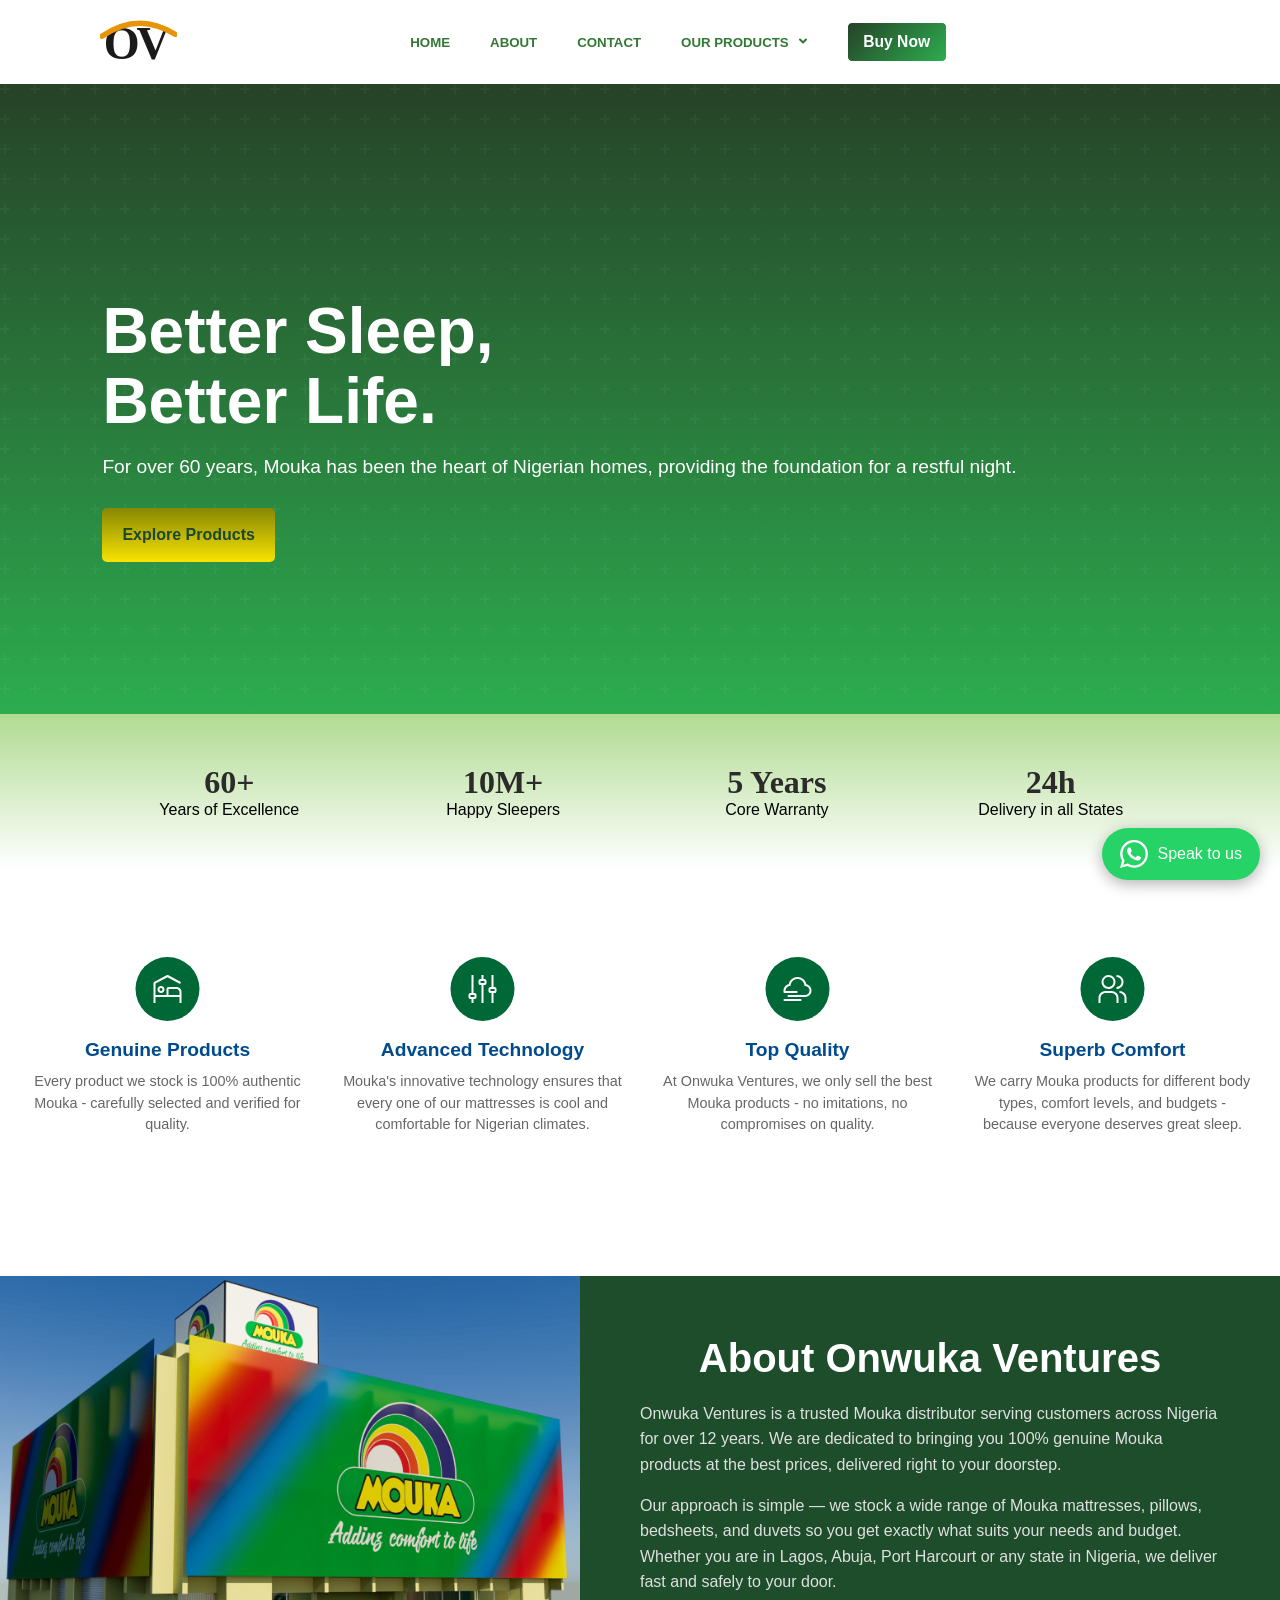
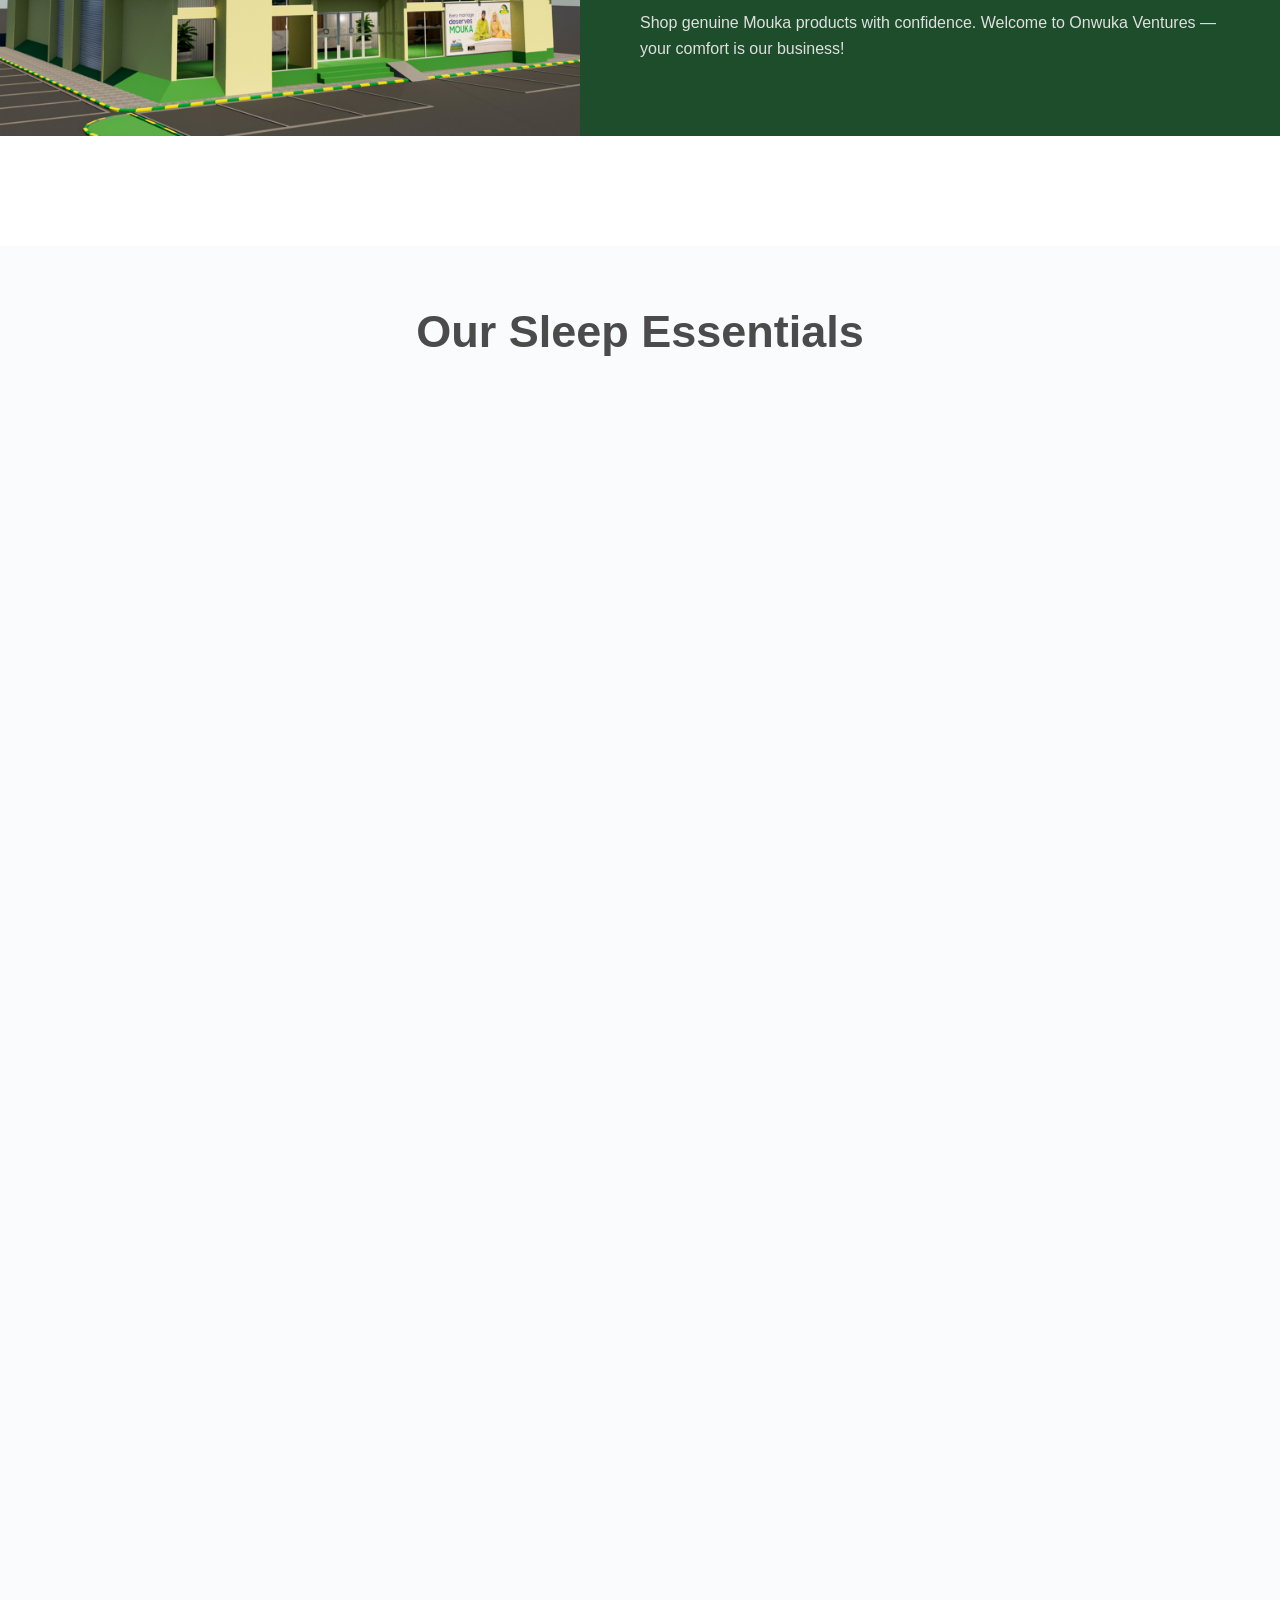
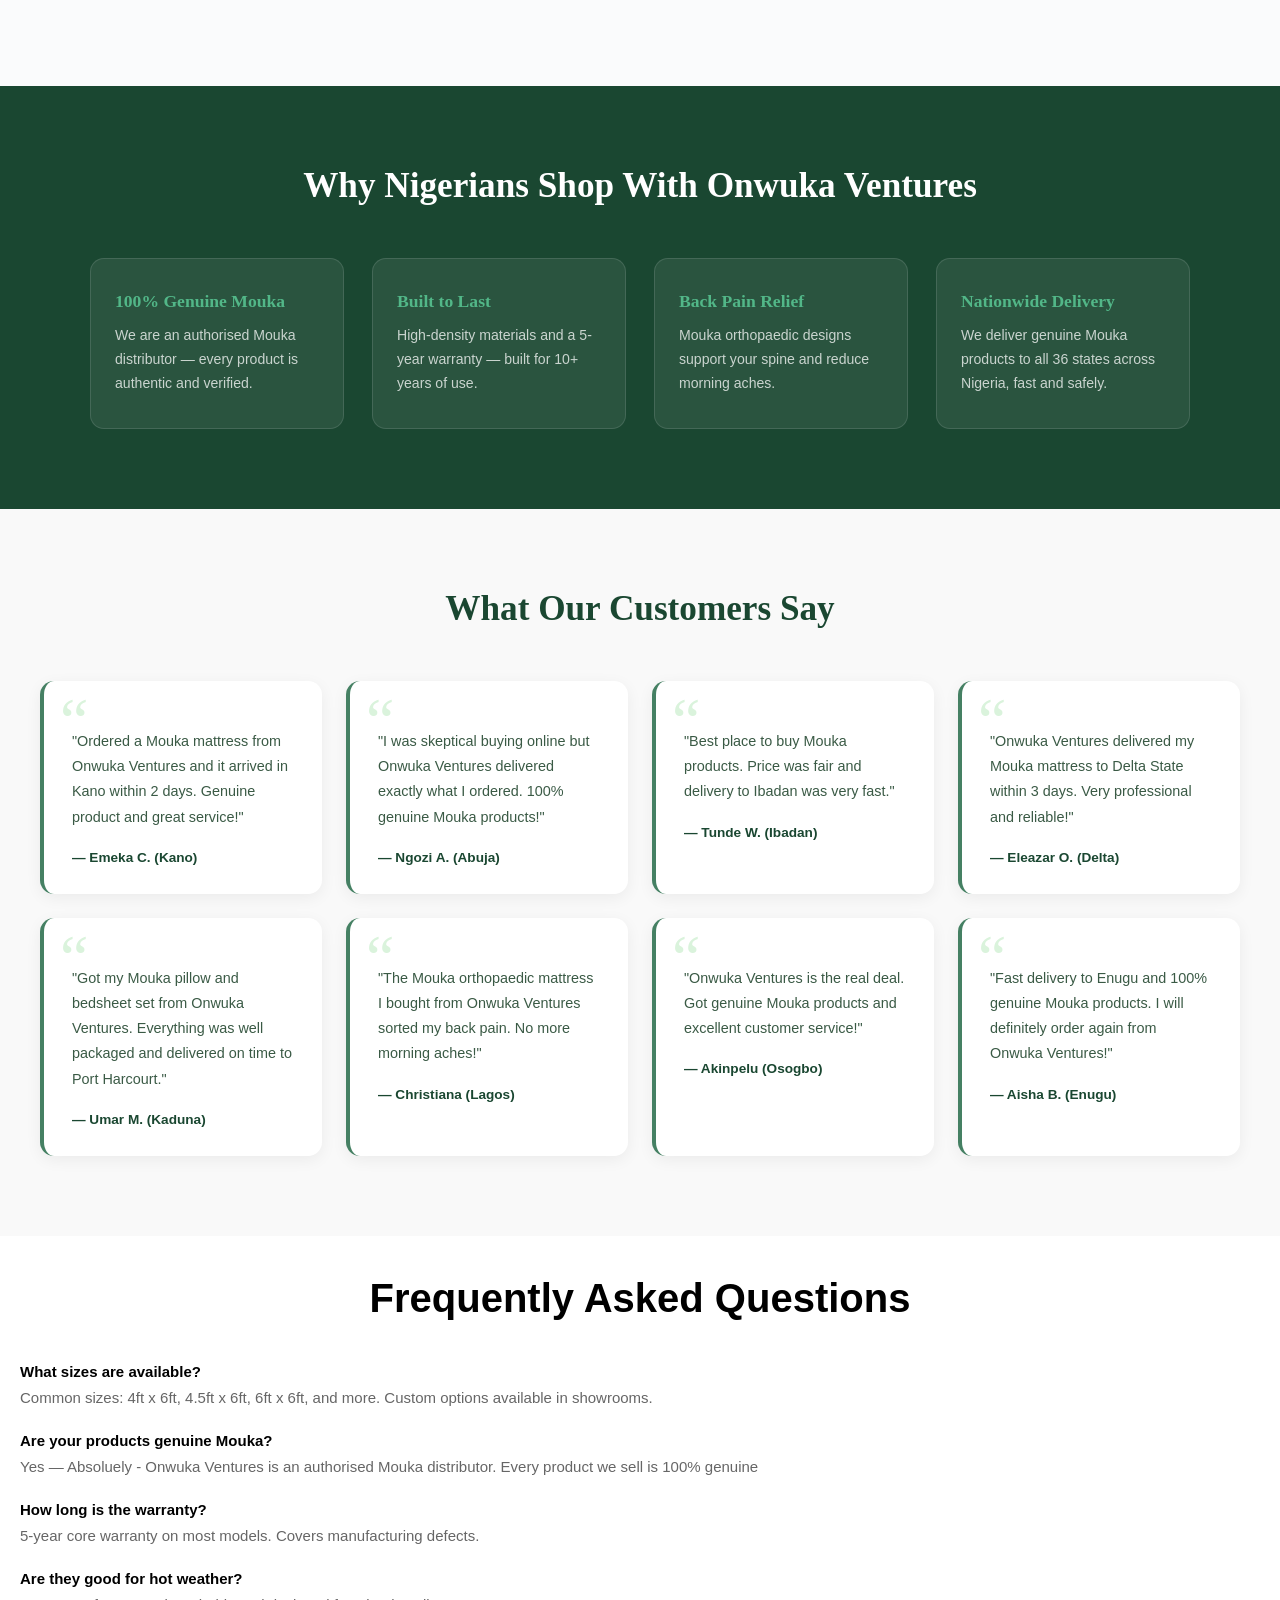
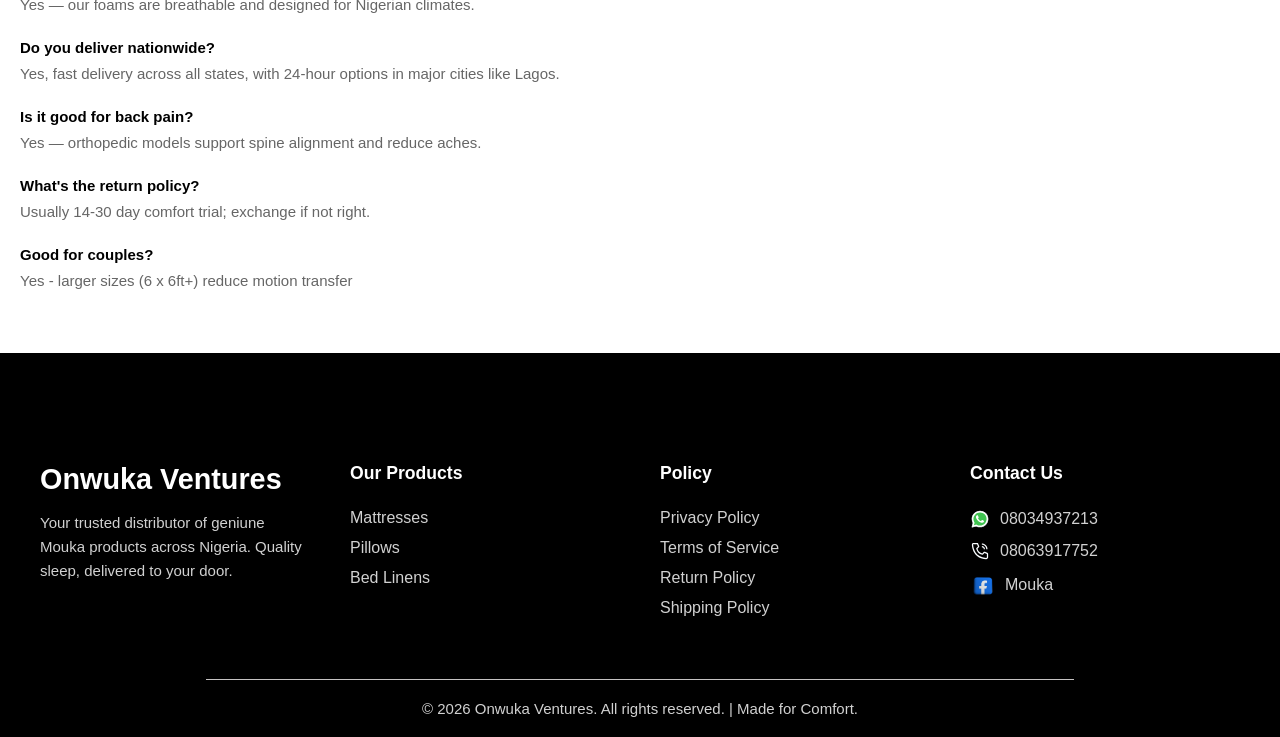
<file: index.html>
<!DOCTYPE html>
<html lang="en">
    <head>
        <meta charset="UTF-8">
        <meta name="viewport" content="width=device-width, initial-scale=1.0">
        <title>Onwuka Ventures — Trusted Mouka Distributor</title>
        <link rel="stylesheet" href="styles/index.css">
        <link rel="shortcut icon" type="image/x-icon" href="assests/logos.svg">
    </head>
    <body>
        <header>
            <div class="heading">
                <div class="mouka-logo">
                    <img src="assests/logos.svg" class="OV">
                </div>   
                <div class="mouka-nav">
                    <nav class="all-nav">
                        <ul class="navlinks">
                            <li class="nav-item"><a href="index.html"><h5>HOME</h5></a></li>
                            <li class="nav-item"><a href="#About"><h5>ABOUT</h5></a></li>
                            <li class="nav-item"><a href="https://wa.me/2348034937213"><h5>CONTACT</h5></a></li>   
                            <li class="dropdown">
                                <h5 class ="our-products">OUR PRODUCTS
                                    <svg width="8" height="8" fill="none" xmlns="http://www.w3.org/2000/svg" class="product-pic"><path d="m7 1.5-2.976 3L1 1.5" stroke="currentColor" stroke-width="2" stroke-linecap="round" stroke-linejoin="round" ></path>
                                    </svg>
                                </h5>
                                <ul class="dropdown-menu">
                                    <li><a href="bed.html">Bed</a></li>
                                    <li><a href="pillows.html">Pillows</a></li>
                                    <li><a href="linens.html">Bed Linens</a></li>
                                    
                                </ul>
                            </li>
                        </ul> 
                        <button class="button1"><h3>Buy Now</h3></button>
                    </nav>  
                </div>  
                <div class="auth">
                    <!-- <a href="login.html"><img src="assests/user.svg" title= "Log-In"></a> -->
                    <div class="hamburger" title="Open-Menu" onclick="showSidebar()">
                        <svg xmlns="http://www.w3.org/2000/svg" fill="none" viewBox="0 0 24 24" stroke-width="1.5" stroke="currentColor" class="size-6">
                            <path stroke-linecap="round" stroke-linejoin="round" d="M3.75 6.75h16.5M3.75 12h16.5m-16.5 5.25h16.5" />
                        </svg>
                    </div>
                </div>
                <div class="sidebar-wrapper">
                    <ul class="sidebar">
                        <li onclick="hideSidebar()"><svg xmlns="http://www.w3.org/2000/svg" height="24px" viewBox="0 -960 960 960" width="24px" fill="#1f1f1f"><path d="m256-200-56-56 224-224-224-224 56-56 224 224 224-224 56 56-224 224 224 224-56 56-224-224-224 224Z"/></svg></li>
                        <li class="nav-item">
                            <svg xmlns="http://www.w3.org/2000/svg" height="29px" viewBox="0 -960 960 960" width="29px" fill="#1f1f1f"><path d="M240-200h120v-240h240v240h120v-360L480-740 240-560v360Zm-80 80v-480l320-240 320 240v480H520v-240h-80v240H160Zm320-350Z"/></svg>
                            <a href="index.html"><h5>HOME</h5></a>
                        </li>
                        <li class="nav-item">
                            <svg xmlns="http://www.w3.org/2000/svg" height="24px" viewBox="0 -960 960 960" width="24px" fill="#1f1f1f"><path d="M80-80v-720q0-33 23.5-56.5T160-880h640q33 0 56.5 23.5T880-800v480q0 33-23.5 56.5T800-240H240L80-80Zm126-240h594v-480H160v525l46-45Zm-46 0v-480 480Z"/ class="svg-sidebar"></svg>
                            <a href="#About"><h5>ABOUT</h5></a></li>
                        <li class="nav-item">
                            <svg xmlns="http://www.w3.org/2000/svg" height="24px" viewBox="0 -960 960 960" width="24px" fill="#1f1f1f"><path d="M798-120q-125 0-247-54.5T329-329Q229-429 174.5-551T120-798q0-18 12-30t30-12h162q14 0 25 9.5t13 22.5l26 140q2 16-1 27t-11 19l-97 98q20 37 47.5 71.5T387-386q31 31 65 57.5t72 48.5l94-94q9-9 23.5-13.5T670-390l138 28q14 4 23 14.5t9 23.5v162q0 18-12 30t-30 12ZM241-600l66-66-17-94h-89q5 41 14 81t26 79Zm358 358q39 17 79.5 27t81.5 13v-88l-94-19-67 67ZM241-600Zm358 358Z"/></svg>
                            <a href="https://wa.me/2348147799683"><h5>CONTACT</h5></a></li>   
                        <li class="dropdown">
                            <svg xmlns="http://www.w3.org/2000/svg" height="24px" viewBox="0 -960 960 960" width="24px" fill="#1f1f1f"><path d="m480-360 160-160H320l160 160Zm0 280q-83 0-156-31.5T197-197q-54-54-85.5-127T80-480q0-83 31.5-156T197-763q54-54 127-85.5T480-880q83 0 156 31.5T763-763q54 54 85.5 127T880-480q0 83-31.5 156T763-197q-54 54-127 85.5T480-80Zm0-80q134 0 227-93t93-227q0-134-93-227t-227-93q-134 0-227 93t-93 227q0 134 93 227t227 93Zm0-320Z"/></svg>
                            <h5 class ="our-products">OUR PRODUCTS</h5>
                            <ul class="dropdown-menu">
                                <li><a href="bed.html">Bed</a></li>
                                <li><a href="pillows.html">Pillows</a></li>
                                <li><a href="linens.html">Bed Linens</a></li>
                                
                            </ul>
                        </li>
                    </ul>       
                    <div class="moukalogo">
                        <img src="assests/logos.svg">
                    </div> 
                </div>      
            </div>
        </header>

        <main>
            <section class="hero" id="home">
                <div class="hero-text">
                    <h1>Better Sleep,<br>Better Life.</h1>
                    <p>For over 60 years, Mouka has been the heart of Nigerian homes, providing the foundation for a restful night.</p>
                    <a href="bed.html" class="btn-gold">Explore Products</a>
                </div>
            </section>

            <section class="stats-bar">
                <div class="stat-card">
                    <h3>60+</h3>
                    <p>Years of Excellence</p>
                </div>
                <div class="stat-card">
                    <h3>10M+</h3>
                    <p>Happy Sleepers</p>
                </div>
                <div class="stat-card">
                    <h3>5 Years</h3>
                    <p>Core Warranty</p>
                </div>
                <div class="stat-card">
                    <h3>24h</h3>
                    <p>Delivery in all States</p>
                </div>
            </section>
            <section class="features-section">
                <div class="feature-card">
                    <div class="icon-circle">
                        <img src="assests/feature-icon-comfort.svg" alt="">
                    </div>
                    <h3>Genuine Products</h3>
                    <p>Every product we stock is 100% authentic Mouka - carefully selected and verified for quality.</p>
                </div>

                <div class="feature-card">
                    <div class="icon-circle">
                        <img src="assests/feature-icon-support.svg" alt="">
                    </div>
                    <h3>Advanced Technology</h3>
                    <p>Mouka's innovative technology ensures that every one of our mattresses is cool and comfortable for Nigerian climates.</p>
                </div>

                <div class="feature-card">
                    <div class="icon-circle">
                        <img src="assests/feature-icon-eco.svg" alt="">
                    </div>
                    <h3>Top Quality</h3>
                    <p>At Onwuka Ventures, we only sell the best Mouka products - no imitations, no compromises on quality.</p>
                </div>

                <div class="feature-card">
                    <div class="icon-circle">
                        <img src="assests/feature-superb-comfort.svg" alt="">
                    </div>
                    <h3>Superb Comfort</h3>
                    <p>We carry Mouka products for different body types, comfort levels, and budgets - because everyone deserves great sleep.</p>
                </div>
            </section>

            <section class="about-mouka" id="About">
                <div class="container-about-mouka">
                    <div class="about-image">
                        <img src="assests/distributor-store-ikeja.jpg" alt="Mouka Building">
                    </div>
                    <div class="about-content">
                <h2>About Onwuka Ventures</h2>
                <p class="intro-text">
                    Onwuka Ventures is a trusted Mouka distributor serving customers across Nigeria for over 12 years.
                    We are dedicated to bringing you 100% genuine Mouka products at the best prices,
                    delivered right to your doorstep.
                </p>
                <p>
                    Our approach is simple — we stock a wide range of Mouka mattresses, pillows, bedsheets,
                    and duvets so you get exactly what suits your needs and budget. Whether you are in Lagos,
                    Abuja, Port Harcourt or any state in Nigeria, we deliver fast and safely to your door.
                </p>
                <p>
                    Shop genuine Mouka products with confidence.
                    Welcome to Onwuka Ventures — your comfort is our business!
                </p>
            </div>
                </div>
            </section>

            <section class="products">
                <div class="sleep">
                    <h1>Our Sleep Essentials</h1>
                </div>
                <div class="product-grid">  
                    <div class="product-card fade-in delay-3">
                        <img src="assests/Eco-Comfy-fibre-mattress.jpg" alt="Mouka Mattresses">
                        <div class="content">
                            <h4>Mattresses</h4>
                            <p><i><h3>The foundation of Mouka since 1959 — premium mattresses with high-density foam, breathable layers, and durable covers. From everyday comfort to luxury pillow-top, they deliver cool, restful sleep and long-lasting support.</h3></i></p>
                            <ul>
                                <li>High-density foam & spring options</li>
                                <li>Breathable for hot climates</li>
                                <li>5-year core warranty on select models</li>
                            </ul>
                            <a href="bed.html" class="btn">Shop Mattresses</a>
                        </div>
                    </div>     
                    <div class="product-card fade-in delay-1">
                        <img src="assests/y29t3lly2cadlgjzauws.webp" alt="Mouka Pillows">
                        <div class="content">
                            <h4>Pillows</h4>
                            <p><i><h3>Support your head and neck with Mouka pillows — memory foam for contouring, fiber for softness, bio for wellness, or classic for firmness. Promotes better posture, reduces stiffness, and ensures hypoallergenic, breathable comfort.</h3></i></p>
                            <ul>
                                <li>Royal Memory Foam, Cozy Fiber, Bio, Crown</li>
                                <li>Neck support & pressure relief</li>
                                <li>Easy to clean & durable</li>
                            </ul>
                            <a href="pillows.html" class="btn">Shop Pillows</a>
                        </div>
                    </div>      
                    <div class="product-card fade-in delay-2">
                        <img src="assests/Sea9dc3531ae14f3d837772cb7c5cab0aA.webp" alt="Mouka Bedsheets">
                        <div class="content">
                            <h4>Bedsheets</h4>
                            <p><i><h3>Soft, breathable Mouka bedsheets in cotton blends that feel luxurious and stay cool in humid weather. Wrinkle-resistant, fade-proof, and machine-washable — perfect for daily use and pairing with duvets.</h3></i></p>
                        <ul>
                            <li>Smooth & skin-friendly</li>
                            <li>Breathable for tropical nights</li>
                            <li>Fitted & flat styles available</li>
                        </ul>
                        <a href="linens.html" class="btn">Shop Bedsheets</a>
                        </div>
                    </div>     
                    <div class="product-card fade-in delay-3">
                        <img src="assests/360_F_153066885_NGYwEqImA0bagBH1zws6hqpTBPL78jaM.jpg" alt="Mouka Duvets">
                        <div class="content">
                            <h4>Duvets</h4>
                            <p><i><h3>Cozy, lightweight Mouka duvets with quilted covers for warmth without overheating. Ideal for all seasons, they come in sets with pillowcases — creating an inviting, easy-care bed setup.</h3></i></p>
                        <ul>
                            <li>All-season comfort & insulation</li>
                            <li>Soft, pilling-resistant fabrics</li>
                            <li>Sets with matching pillowcases</li>
                        </ul>
                        <a href="linens.html" class="btn">Shop Duvets</a>
                        </div>
                    </div>     
                    <div class="product-card fade-in delay-2">
                        <img src="assests/xwgg8gcse2znd3ivlkpe.webp" alt="Mouka Orthopaedic">
                        <div class="content">
                            <h4>Orthopaedic</h4>
                            <p><i><h3>Mouka's specialised orthopaedic range (like Wellbeing Regal/Regina) provides firm support for back, spine, and joint health. Reduces pressure points, alleviates pain, and promotes proper alignment — endorsed for ergonomic quality and ideal for those needing extra lumbar support.</h3></i></p>
                        <ul>
                            <li>Extra-firm high-density foam</li>
                            <li>Spinal alignment & pain relief</li>
                            <li>Breathable quilted covers</li>
                        </ul>
                        <a href="bed.html" class="btn">Shop Orthopaedic</a>
                        </div>
                    </div>
            
                    <div class="product-card fade-in delay-1">
                        <img src="assests/victoria-single-bed.webp" alt="Mouka Bedframe">
                        <div class="content">
                            <h4>Bedframes</h4>
                            <p><i><h3>Sturdy bedframes compatible with Mouka mattresses — durable wood or metal designs with modern or storage options. Provides a solid, stylish base that elevates your mattress and completes the bedroom setup for maximum comfort and stability.</h3></i></p>
                        <ul>
                            <li>Strong & stable construction</li>
                            <li>Various sizes to match mattresses</li>
                            <li>Perfect foundation for Mouka products</li>
                        </ul>
                        <a href="linens.html" class="btn">Shop Bedframes</a>
                        </div>
                    </div>
                </div>  
            </section>

            <section class="benefits">
        <div class="benefit-container">
            <h2>Why Nigerians Shop With Onwuka Ventures</h2>
            <div class="benefits-grid">
                <div class="benefit-item">
                    <h3>100% Genuine Mouka</h3>
                    <p>We are an authorised Mouka distributor — every product is authentic and verified.</p>
                </div>
                <div class="benefit-item">
                    <h3>Built to Last</h3>
                    <p>High-density materials and a 5-year warranty — built for 10+ years of use.</p>
                </div>
                <div class="benefit-item">
                    <h3>Back Pain Relief</h3>
                    <p>Mouka orthopaedic designs support your spine and reduce morning aches.</p>
                </div>
                <div class="benefit-item">
                    <h3>Nationwide Delivery</h3>
                    <p>We deliver genuine Mouka products to all 36 states across Nigeria, fast and safely.</p>
                </div>
            </div>
        </div>
        </section>
<section class="testimonials">
        <h2>What Our Customers Say</h2>
        <div class="testi-grid">
            <div class="testi-card">
                <p>"Ordered a Mouka mattress from Onwuka Ventures and it arrived in Kano within 2 days. Genuine product and great service!"</p>
                <br><strong>— Emeka C. (Kano)</strong>
            </div>
            <div class="testi-card">
                <p>"I was skeptical buying online but Onwuka Ventures delivered exactly what I ordered. 100% genuine Mouka products!"</p>
                <br><strong>— Ngozi A. (Abuja)</strong>
            </div>
            <div class="testi-card">
                <p>"Best place to buy Mouka products. Price was fair and delivery to Ibadan was very fast."</p>
                <br><strong>— Tunde W. (Ibadan)</strong>
            </div>
            <div class="testi-card">
                <p>"Onwuka Ventures delivered my Mouka mattress to Delta State within 3 days. Very professional and reliable!"</p>
                <br><strong>— Eleazar O. (Delta)</strong>
            </div>
            <div class="testi-card">
                <p>"Got my Mouka pillow and bedsheet set from Onwuka Ventures. Everything was well packaged and delivered on time to Port Harcourt."</p>
                <br><strong>— Umar M. (Kaduna)</strong>
            </div>
            <div class="testi-card">
                <p>"The Mouka orthopaedic mattress I bought from Onwuka Ventures sorted my back pain. No more morning aches!"</p>
                <br><strong>— Christiana (Lagos)</strong>
            </div>
            <div class="testi-card">
                <p>"Onwuka Ventures is the real deal. Got genuine Mouka products and excellent customer service!"</p>
                <br><strong>— Akinpelu (Osogbo)</strong>
            </div>
            <div class="testi-card">
                <p>"Fast delivery to Enugu and 100% genuine Mouka products. I will definitely order again from Onwuka Ventures!"</p>
                <br><strong>— Aisha B. (Enugu)</strong>
            </div>
        </div>
    </section>

            <section class="faq-container">
                <h2 class="faq-title">Frequently Asked Questions</h2>    
                <div class="faq-content">
                    <div class="faq-group">
                        <p class="faq-q"><strong> What sizes are available?</strong></p>
                        <p class="faq-a">Common sizes: 4ft x 6ft, 4.5ft x 6ft, 6ft x 6ft, and more. Custom options available in showrooms.</p>
                    </div>
                    <div class="faq-group">
                        <div class="faq-group">
                            <p class="faq-q"><strong> Are your products genuine Mouka?</strong></p>
                            <p class="faq-a">Yes — Absoluely - Onwuka Ventures is an authorised Mouka distributor. Every product we sell is 100% genuine</p>
                        </div>
                        <p class="faq-q"><strong> How long is the warranty?</strong></p>
                        <p class="faq-a">5-year core warranty on most models. Covers manufacturing defects.</p>
                    </div>
                    <div class="faq-group">
                        <p class="faq-q"><strong> Are they good for hot weather?</strong></p>
                        <p class="faq-a">Yes — our foams are breathable and designed for Nigerian climates.</p>
                    </div>
                    <div class="faq-group">
                        <p class="faq-q"><strong> Do you deliver nationwide?</strong></p>
                        <p class="faq-a">Yes, fast delivery across all states, with 24-hour options in major cities like Lagos.</p>
                    </div>
                    <div class="faq-group">
                        <p class="faq-q"><strong> Is it good for back pain?</strong></p>
                        <p class="faq-a">Yes — orthopedic models support spine alignment and reduce aches.</p>
                    </div>
                    <div class="faq-group">
                        <p class="faq-q"><strong> What's the return policy?</strong></p>
                        <p class="faq-a">Usually 14-30 day comfort trial; exchange if not right.</p>
                    </div>
                    <div class="faq-group">
                        <p class="faq-q"><strong> Good for couples?</strong></p>
                        <p class="faq-a">Yes - larger sizes (6 x 6ft+) reduce motion transfer</p>
                    </div>
                </div>
            </section>
        </main>

        <footer class="mouka-footer">
            <div class="footer-content">
                <div class="footer-brand">
                    <h2>Onwuka Ventures</h2>
                    <p>Your trusted distributor of geniune Mouka products across Nigeria. Quality sleep, delivered to your door.</p>
                </div>
                <div class="footer-links">
                    <h3>Our Products</h3>
                    <ul>
                        <li><a href="bed.html">Mattresses</a></li>
                        <li><a href="pillows.html">Pillows</a></li>
                        <li><a href="linens.html">Bed Linens</a></li>
                    </ul>
                </div>
                <div class="footer-links">
                    <h3>Policy</h3>
                    <ul>
                        <li><a href="#">Privacy Policy</a></li>
                        <li><a href="#">Terms of Service</a></li>
                        <li><a href="#">Return Policy</a></li>
                        <li><a href="#">Shipping Policy</a></li>
                    </ul>
                </div>
                <div class="footer-links">
                    <h3>Contact Us</h3>
                    <ul>
                        <li class="socials">
                            <img src="assests/whatsappV4.svg" height="20" alt="">
                            <a href="https://wa.me/2348034937213">08034937213</a></li>
                        <li class="socials">
                            <img src="assests/phone--voice.svg" height="20" alt="">
                            <a href="tel:08063917752">08063917752</a></li>
                        <li class="socials">
                            <img src="assests/facebook-logo-realistic-social-media-icon-logotype-free-free-png.webp" height="25" alt="">
                            <a href="https://www.facebook.com/moukamattresses">Mouka</a></li>
                        <li><a href="#"></a></li>
                        <li><a href="#"></a></li>
                        <li><a href="#"></a></li>
                    </ul>
                </div>
            </div>
            <div class="footer-bottom">
                <p>&copy; 2026 Onwuka Ventures. All rights reserved. | Made for Comfort.</p>
            </div>
        </footer>

    <!-- Floating WhatsApp Button -->
<a href="https://wa.me/2348034937213" 
   target="_blank"
   id="whatsapp-btn"
   style="position: fixed; bottom: 20px; right: 20px; background: #25D366; color: white; padding: 12px 18px; border-radius: 50px; display: flex; align-items: center; gap: 10px; font-size: 16px; font-weight: 500; box-shadow: 0 4px 15px rgba(0,0,0,0.3); z-index: 9999; text-decoration: none; transition: all 0.3s ease;">
   
   <!-- WhatsApp SVG Icon -->
   <svg width="28" height="28" viewBox="0 0 24 24" fill="currentColor" xmlns="http://www.w3.org/2000/svg">
      <path d="M17.472 14.382c-.297-.149-1.758-.867-2.03-.967-.273-.099-.471-.148-.67.15-.197.297-.767.966-.94 1.164-.173.199-.347.223-.644.075-.297-.15-1.255-.463-2.39-1.475-.883-.788-1.48-1.761-1.653-2.059-.173-.297-.018-.458.13-.606.134-.133.298-.347.446-.52.149-.174.198-.298.298-.497.099-.198.05-.371-.025-.52-.075-.149-.669-1.612-.916-2.207-.242-.579-.487-.5-.669-.51-.173-.008-.371-.01-.57-.01-.198 0-.52.074-.792.372-.272.297-1.04 1.016-1.04 2.479 0 1.462 1.065 2.875 1.213 3.074.149.198 2.096 3.2 5.077 4.487.709.306 1.262.489 1.694.625.712.227 1.36.195 1.871.118.571-.085 1.758-.719 2.006-1.413.248-.694.248-1.289.173-1.413-.074-.124-.272-.198-.57-.347m-5.421 7.403h-.004a9.87 9.87 0 01-5.031-1.378l-.361-.214-3.741.982.998-3.648-.235-.374a9.86 9.86 0 01-1.51-5.26c.001-5.45 4.436-9.884 9.888-9.884 2.64 0 5.122 1.03 6.988 2.898a9.825 9.825 0 012.893 6.994c-.003 5.45-4.437 9.884-9.885 9.884m8.413-18.297A11.815 11.815 0 0012.05 0C5.495 0 .16 5.335.157 11.892c0 2.096.547 4.142 1.588 5.945L.057 24l6.305-1.654a11.882 11.882 0 005.683 1.448h.005c6.554 0 11.89-5.335 11.893-11.893a11.821 11.821 0 00-3.48-8.413Z"/>
   </svg>
   
   <span>Speak to us</span>
</a>

<!-- Hover Animation -->
<style>
   #whatsapp-btn:hover {
      transform: scale(1.08);
      box-shadow: 0 8px 25px rgba(37, 211, 102, 0.4);
      background: #20b858;
   }
   
   #whatsapp-btn svg {
      transition: transform 0.3s ease;
   }
   
   #whatsapp-btn:hover svg {
      transform: rotate(15deg);
   }
</style>
</a>
        <script src="js/script.js"></script>
    </body>
</html>
</file>
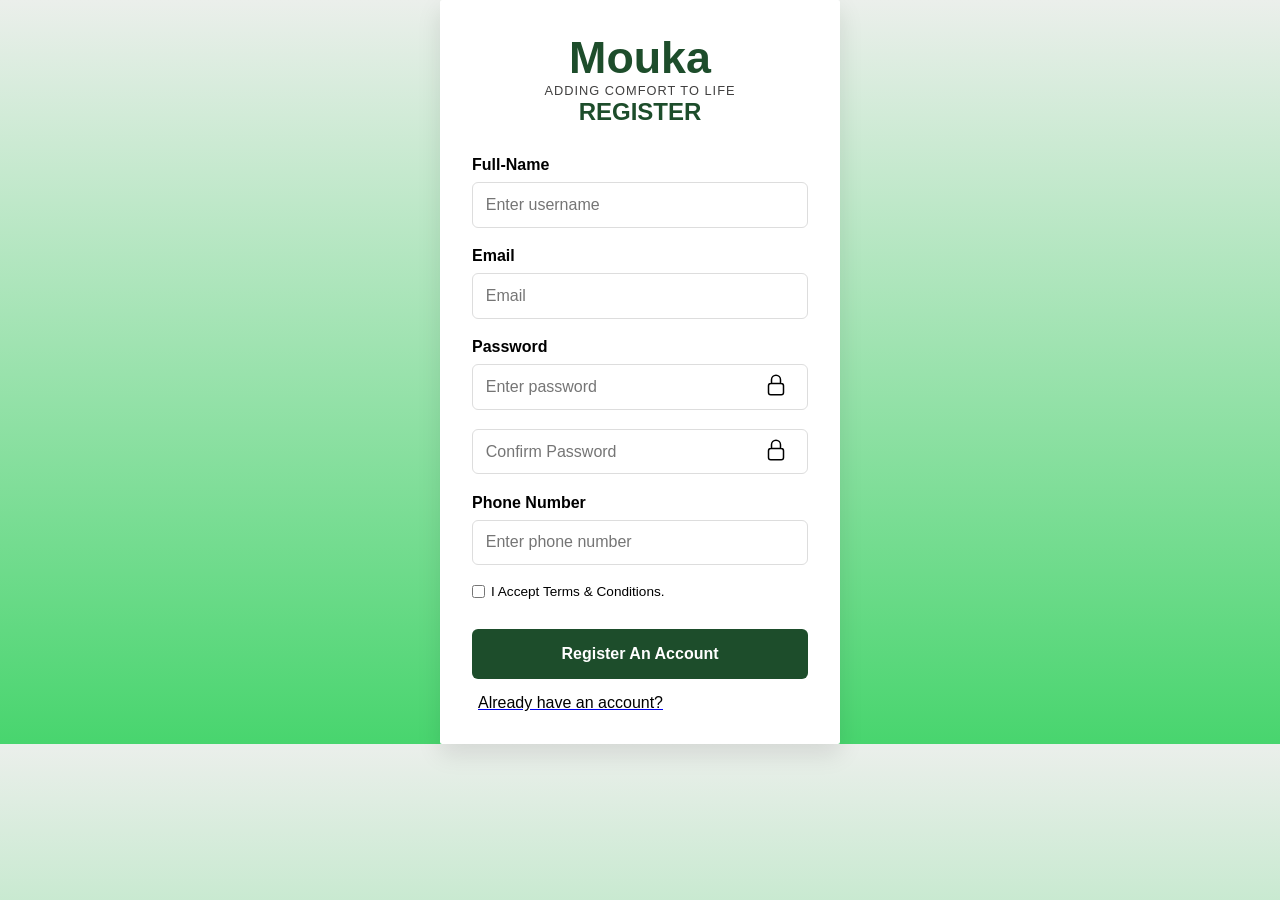
<file: form.html>
<!DOCTYPE html>
<html lang="en">
<head>
    <meta charset="UTF-8">
    <meta name="viewport" content="width=device-width, initial-scale=1.0">
    <title>Document</title>
    <style>
* {
  box-sizing: border-box;
  margin: 0;
  padding: 0;
  font-family: 'Segoe UI', Tahoma, Geneva, Verdana, sans-serif;
}

body {
  background: linear-gradient(to bottom, #ebefeb , #48d56e 100%);
  display: flex;
  justify-content: center;
  align-items: center;
  /* height: 100vh; */
}

.form-container {
  background: white;
  padding: 2rem;
  border-radius: 2px;
  box-shadow: 0 10px 25px rgba(0,0,0,0.1);
  width: 100%;
  max-width: 400px;
}

.mouka-header {
  text-align: center;
  /* margin-bottom: 35px; */
  
}

.mouka-logo-text {
  color: #1d4d2b;
  font-size: 2.8rem;
  font-weight: 900;
  /* padding: 10px ; */
}

.mouka-tag {
  color: #414040;
  font-size: 0.8rem;
  text-transform: uppercase;
  letter-spacing: 1px;
}

h2 {
  margin-bottom: 1.9rem;
  color: #1d4d2b;
  text-align: center;
}

.input-group {
  margin-bottom: 1.2rem;
}

.input-group label {
  display: block;
  margin-bottom: 0.5rem;
  color: black;
  font-size: 1.0rem;
}

.input-group input {
  width: 100%;
  padding: 0.8rem;
  border: 1px solid #ddd;
  border-radius: 6px;
  font-size: 1rem;
}

.input-group input:focus {
  outline: none;
  border-color: #4a90e2;
}

.pass-container {
  position: relative;
  width: 100%;
  margin-top: 5px;
  border: none;
  background-color: white;
  margin-bottom: 1.2rem;
}

.pass-container input {
  background-color: inherit;
  width: 100%;
  margin-top: 0;
}

.pass-container .showPassword {
  position: absolute;
  right: 20px;
  top: 50%;
  transform: translateY(-50%);
}

.form-utilities {
  display: flex;
  justify-content: space-between;
  align-items: center;
  margin-bottom: 30px;
  font-size: 0.85rem;
  
}

.check-container {
  display: flex;
  align-items: center;
  cursor: pointer;
}

.check-text {
  margin-left: 6px;
  color: black; 
}
.check-text a{
  text-decoration: none;
  list-style-type: none;
}


.submit-btn {
  width: 100%;
  padding: 1rem;
  background-color: #1d4d2b;
  color: white;
  border: none;
  border-radius: 6px;
  font-size: 1rem;
  font-weight: bold;
  cursor: pointer;

}

.check-container a {
  margin-left: 30px;
  color: #32e166;
  font-weight: bold;

}

.form-utility {
  margin-top: 15px;   
}

.check-container a button {
  background-color: #1d4d2b;
  border: none;
  color: white;
  font-weight: bold;
  cursor: pointer;
  padding: 0.5rem 1rem;
  border-radius: 6px;
}

.check-container a button:hover {
  background-color: #268242;
}

.submit-btn:hover {
  background-color: #268242;
}

.size-6 {
  width: 24px;
  height: 24px;
}



</style>
</head>
<body>
    <div class="form-container">
    <form class="signup-form" id="myform">
        <div class="mouka-header">
            <h1 class="mouka-logo-text">Mouka</h1>
            <p class="mouka-tag">Adding comfort to life</p>
        </div>
    <h2>REGISTER</h2>
    
    <div class="input-group">
      <label for="username"><strong>Full-Name</strong></label>
      <input type="text" id="username" name="username" placeholder="Enter username" required>
    </div>

    <div class="input-group">
      <label for="email"><strong>Email</strong></label>
      <input type="email" id="email" name="email" placeholder="Email" required>
    </div>

    <div class="input-group">
      <label for="password"><strong>Password</strong></label>
        <div class="pass-container">
            <input type="password" id="password" name="password" placeholder="Enter password" required>
          <div class="showPassword"><svg xmlns="http://www.w3.org/2000/svg" fill="none" viewBox="0 0 24 24" stroke-width="1.5" stroke="currentColor" class="size-6">
            <path stroke-linecap="round" stroke-linejoin="round" d="M16.5 10.5V6.75a4.5 4.5 0 1 0-9 0v3.75m-.75 11.25h10.5a2.25 2.25 0 0 0 2.25-2.25v-6.75a2.25 2.25 0 0 0-2.25-2.25H6.75a2.25 2.25 0 0 0-2.25 2.25v6.75a2.25 2.25 0 0 0 2.25 2.25Z" />
            </svg>
          </div>
        </div>
  </div>
    <div class="input-group">
      <label for="password"><strong></strong></label>
        <div class="pass-container">
            <input type="password" id="confirmPassword" name="confirmPassword" placeholder="Confirm Password" required>
            <div class="showPassword"><svg xmlns="http://www.w3.org/2000/svg" fill="none" viewBox="0 0 24 24" stroke-width="1.5" stroke="currentColor" class="size-6">
        <path stroke-linecap="round" stroke-linejoin="round" d="M16.5 10.5V6.75a4.5 4.5 0 1 0-9 0v3.75m-.75 11.25h10.5a2.25 2.25 0 0 0 2.25-2.25v-6.75a2.25 2.25 0 0 0-2.25-2.25H6.75a2.25 2.25 0 0 0-2.25 2.25v6.75a2.25 2.25 0 0 0 2.25 2.25Z" />
        </svg>
            </div>
        </div>
    </div>

    <div class="input-group">
      <label for="phone"><strong>Phone Number</strong></label>
      <input type="tel" id="phone" name="phone" placeholder="Enter phone number" required>
    </div>

     <div class="form-utilities">
        <label class="check-container">
            <input type="checkbox"> 
            <span class="check-text"> I Accept Terms & Conditions.</span>
        </label>
        
    </div>
    <a href="login.html"><button type="submit" class="submit-btn">Register An Account</button></a>
     <div class="form-utility">
      <a href="login.html"><span class="check-text">Already have an account?</a></span>
        <!-- <label class="check-container">
            <input type="checkbox"> 
            <span class="check-text">Already have an account?
            <a href="login.html"><button>Log In</button></a>
        </label>
         -->
    </div> 
    <p class="msg"></p>
    </form>
    </div>
<script>
        const form = document.querySelector('#myform');
        const message = document.querySelector('.msg');
        const showPassword = document.querySelector('.showPassword');

        const usernameRegex = /^[A-Za-z0-9_]{3,16}$/;
        const emailRegex = /^[A-Za-z0-9/._-]+@[A-Za-z0-9_-]+\.[A-Za-z]{2,}$/;
        const passwordRegex = /^(?=.*[A-Z])(?=.*[a-z])(?=.*[0-9])(?=.*[@!*?#$%&])[A-Za-z0-9@!*?#$%&]{8,}$/;
        const phoneRegex = /^(?:\+234|0)[789][01]\d{8}$/;

        function validateUsername(username) {
            return usernameRegex.test(username); // true or false
        }

        function validateEmail(email) {
            return emailRegex.test(email);
        }

        function validatePassword(password) {
            return passwordRegex.test(password);
        }

        function validatePhone(phone) {
            return phoneRegex.test(phone);
        }
        showPassword.addEventListener('click', () => {
            const inputPass = document.querySelector('#password');
            const attr = inputPass.getAttribute('type');
            if (attr === 'password') {
                inputPass.setAttribute('type','text');
                showPassword.innerHTML = '<svg xmlns="http://www.w3.org/2000/svg" fill="none" viewBox="0 0 24 24" stroke-width="1.5" stroke="currentColor" class="size-6"><path stroke-linecap="round" stroke-linejoin="round" d="M13.5 10.5V6.75a4.5 4.5 0 1 1 9 0v3.75M3.75 21.75h10.5a2.25 2.25 0 0 0 2.25-2.25v-6.75a2.25 2.25 0 0 0-2.25-2.25H3.75a2.25 2.25 0 0 0-2.25 2.25v6.75a2.25 2.25 0 0 0 2.25 2.25Z" /></svg>';
            } else {
                inputPass.setAttribute('type','password')
                showPassword.innerHTML = '<svg xmlns="http://www.w3.org/2000/svg" fill="none" viewBox="0 0 24 24" stroke-width="1.5" stroke="currentColor" class="size-6"><path stroke-linecap="round" stroke-linejoin="round" d="M16.5 10.5V6.75a4.5 4.5 0 1 0-9 0v3.75m-.75 11.25h10.5a2.25 2.25 0 0 0 2.25-2.25v-6.75a2.25 2.25 0 0 0-2.25-2.25H6.75a2.25 2.25 0 0 0-2.25 2.25v6.75a2.25 2.25 0 0 0 2.25 2.25Z" /></svg>';
            }
            
        });
 
        form.addEventListener('submit', (e) => {
            e.preventDefault();

            const username = form.elements['username'].value;
            const email = form.elements['email'].value;
            const password = form.elements['password'].value;
            const phone = form.elements['phone'].value;

            message.style.color = 'red';

            if (!validateUsername(username)) {
                message.textContent = 'Username not valid';    
            } else if (!validateEmail(email)) {
                message.textContent = 'Email not valid';    
            } else if (!validatePassword(password)) {
                message.textContent = 'Min. password length is 8 characters and must contain at least 1 uppercase, 1 lowercase letter, 1 digit, 1 special character';    
            } else if (!validatePhone(phone)) {
                message.textContent = 'Phone number not valid';    
            } else {
                message.textContent = 'User created succesfully! You should get redirected in few seconds.';
                message.style.color = 'green';
            }
        })
</script> 
</body>
</html>
</file>
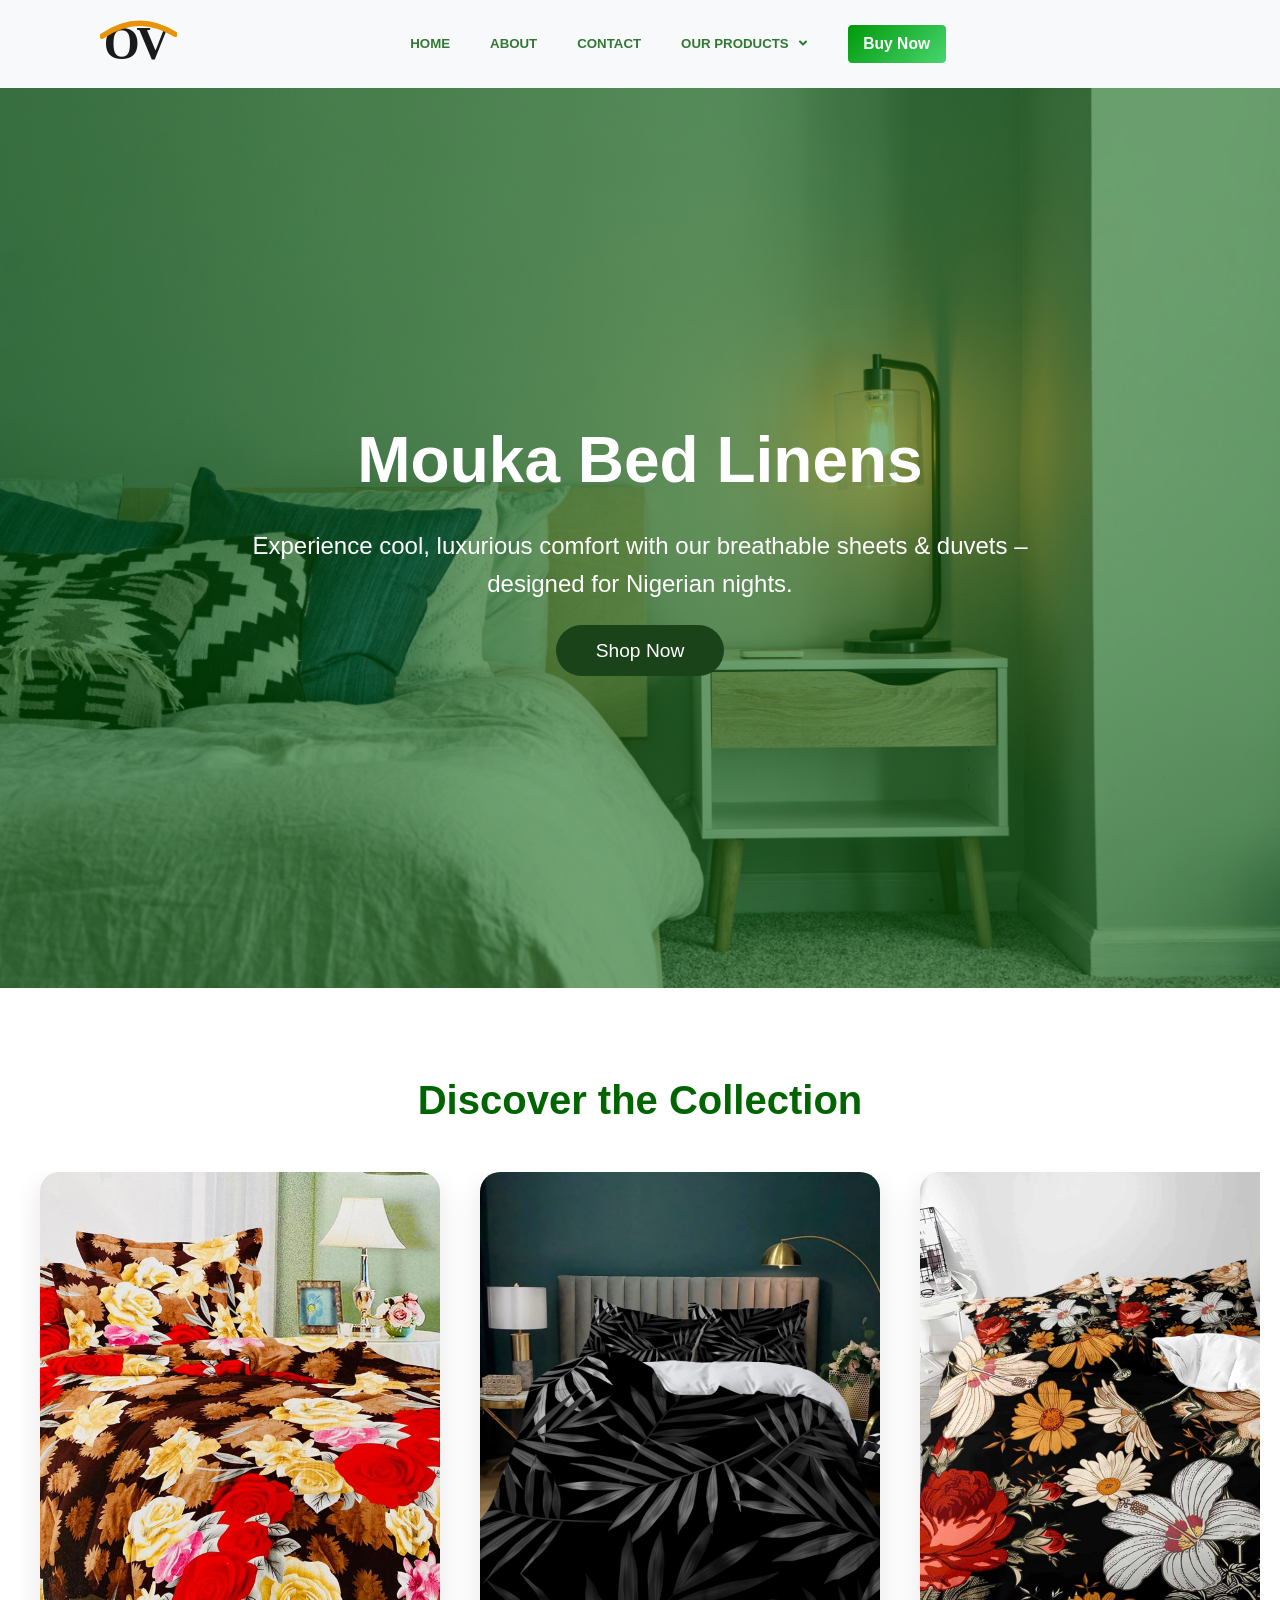
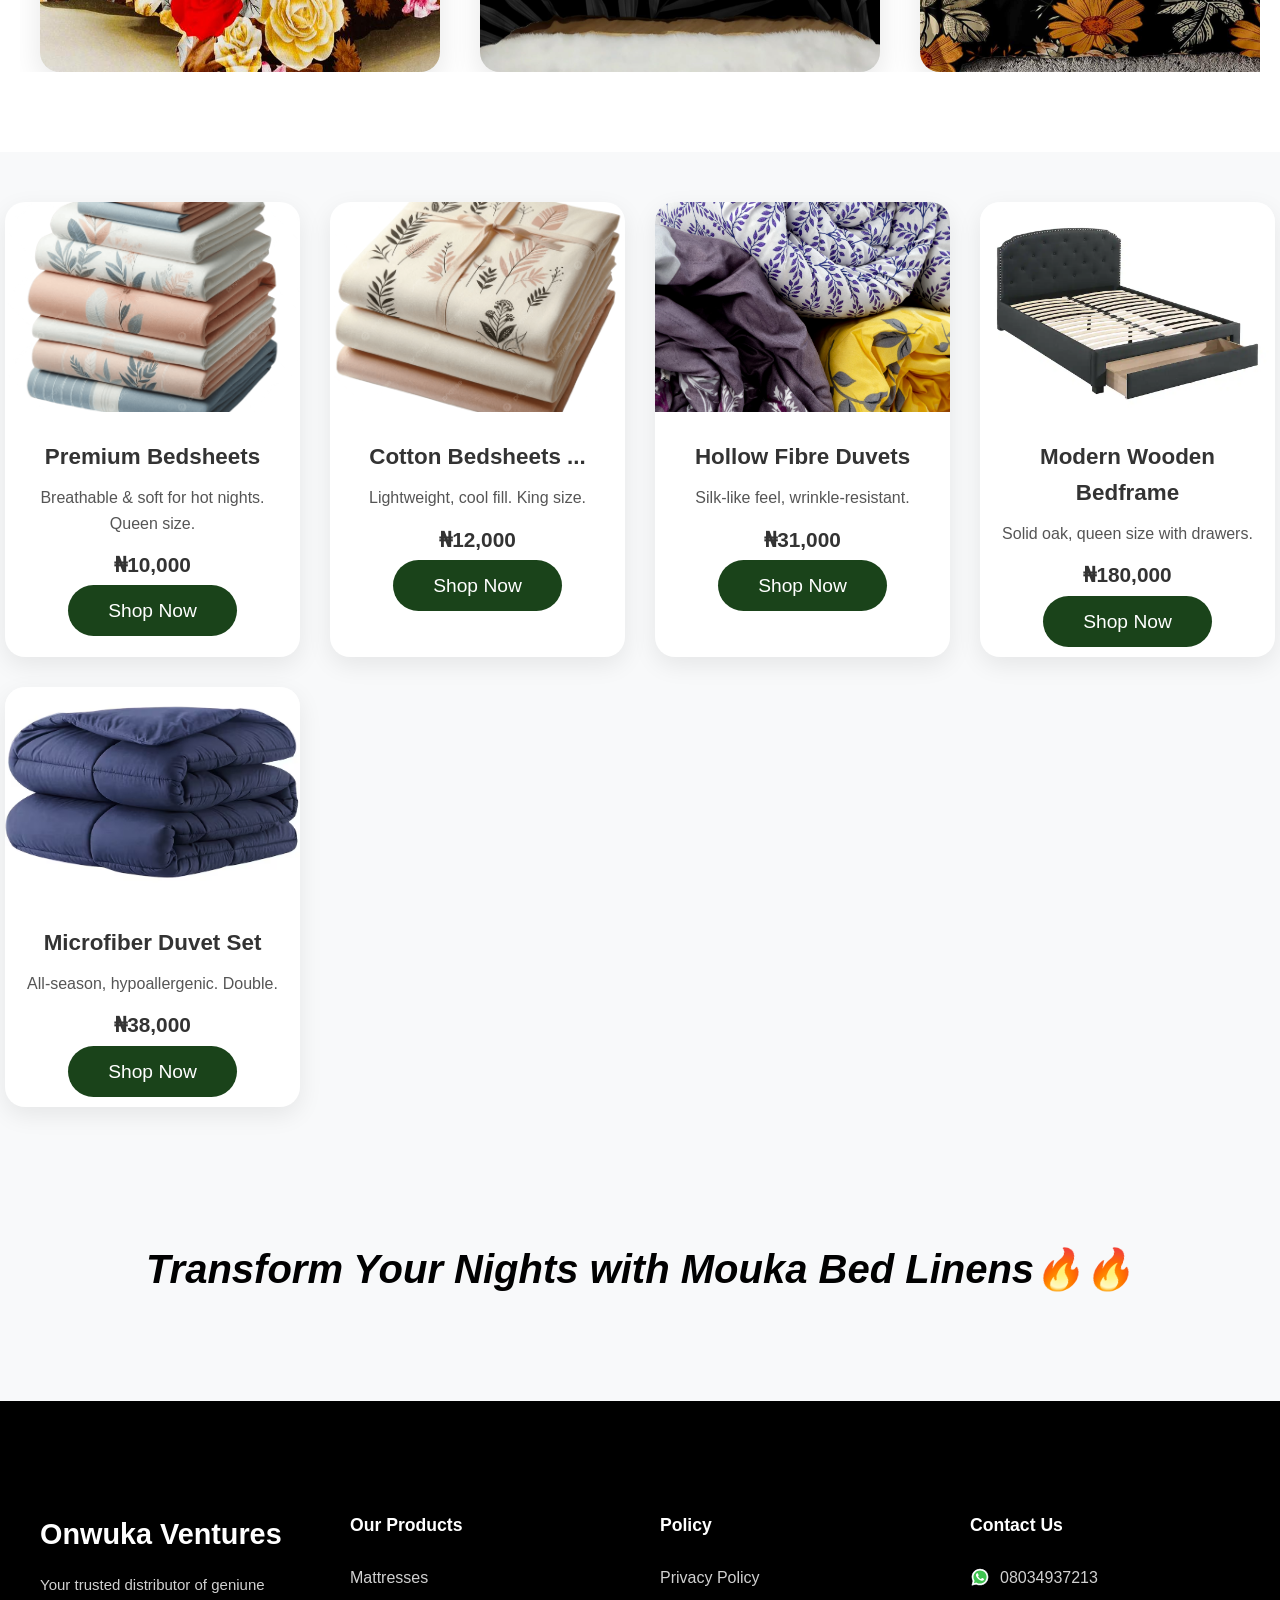
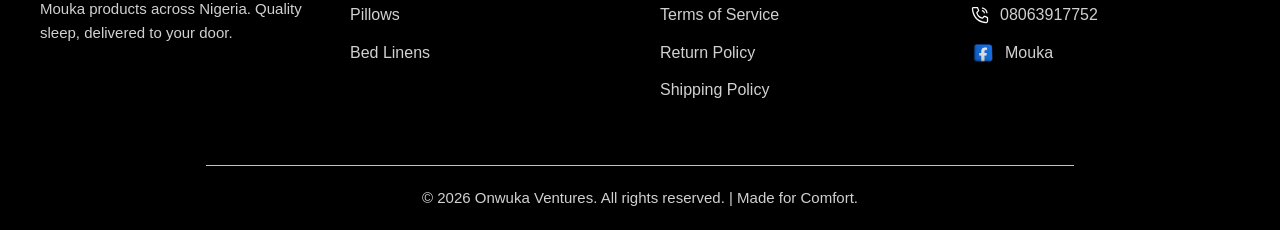
<file: linens.html>
<!DOCTYPE html>
<html lang="en">
<head>
    <meta charset="UTF-8">
    <meta name="viewport" content="width=device-width, initial-scale=1.0">
    <title>Document</title>
    <link rel="stylesheet" href="styles/linens.css">
</head>
<body>
    <header>
        <div class="heading">
            <div class="mouka-logo">
                <img src="assests/logos.svg" class="OV">
            </div>   
            <div class="mouka-nav">
                <nav class="all-nav">
                    <ul class="navlinks">
                        <li class="nav-item"><a href="index.html"><h5>HOME</h5></a></li>
                        <li class="nav-item"><a href="#About"><h5>ABOUT</h5></a></li>
                        <li class="nav-item"><a href="https://wa.me/2348147799683"><h5>CONTACT</h5></a></li>   
                        <li class="dropdown">
                            <h5 class ="our-products">OUR PRODUCTS
                                <svg width="8" height="8" fill="none" xmlns="http://www.w3.org/2000/svg" class="product-pic"><path d="m7 1.5-2.976 3L1 1.5" stroke="currentColor" stroke-width="2" stroke-linecap="round" stroke-linejoin="round" ></path>
                                </svg>
                            </h5>
                            <ul class="dropdown-menu">
                                <li><a href="bed.html">Bed</a></li>
                                <li><a href="pillows.html">Pillows</a></li>
                                <li><a href="linens.html">Bed Linens</a></li>
                                
                            </ul>
                        </li>
                    </ul> 
                    <button class="button1"><h3>Buy Now</h3></button>
                </nav>  
            </div>  
            <div class="auth">
                <!-- <a href="login.html"><img src="assests/user.svg" title= "Log-In"></a> -->
                <div class="hamburger" onclick="showSidebar()">
                    <svg xmlns="http://www.w3.org/2000/svg" fill="none" viewBox="0 0 24 24" stroke-width="1.5" stroke="currentColor" class="size-6">
                        <path stroke-linecap="round" stroke-linejoin="round" d="M3.75 6.75h16.5M3.75 12h16.5m-16.5 5.25h16.5" />
                    </svg>
                </div>
            </div>
            <div class="sidebar-wrapper">
                    <ul class="sidebar">
                        <li onclick="hideSidebar()"><svg xmlns="http://www.w3.org/2000/svg" height="24px" viewBox="0 -960 960 960" width="24px" fill="#1f1f1f"><path d="m256-200-56-56 224-224-224-224 56-56 224 224 224-224 56 56-224 224 224 224-56 56-224-224-224 224Z"/></svg></li>
                        <li class="nav-item">
                            <svg xmlns="http://www.w3.org/2000/svg" height="29px" viewBox="0 -960 960 960" width="29px" fill="#1f1f1f"><path d="M240-200h120v-240h240v240h120v-360L480-740 240-560v360Zm-80 80v-480l320-240 320 240v480H520v-240h-80v240H160Zm320-350Z"/></svg>
                            <a href="index.html"><h5>HOME</h5></a>
                        </li>
                        <li class="nav-item">
                            <svg xmlns="http://www.w3.org/2000/svg" height="24px" viewBox="0 -960 960 960" width="24px" fill="#1f1f1f"><path d="M80-80v-720q0-33 23.5-56.5T160-880h640q33 0 56.5 23.5T880-800v480q0 33-23.5 56.5T800-240H240L80-80Zm126-240h594v-480H160v525l46-45Zm-46 0v-480 480Z"/ class="svg-sidebar"></svg>
                            <a href="#About"><h5>ABOUT</h5></a></li>
                        <li class="nav-item">
                            <svg xmlns="http://www.w3.org/2000/svg" height="24px" viewBox="0 -960 960 960" width="24px" fill="#1f1f1f"><path d="M798-120q-125 0-247-54.5T329-329Q229-429 174.5-551T120-798q0-18 12-30t30-12h162q14 0 25 9.5t13 22.5l26 140q2 16-1 27t-11 19l-97 98q20 37 47.5 71.5T387-386q31 31 65 57.5t72 48.5l94-94q9-9 23.5-13.5T670-390l138 28q14 4 23 14.5t9 23.5v162q0 18-12 30t-30 12ZM241-600l66-66-17-94h-89q5 41 14 81t26 79Zm358 358q39 17 79.5 27t81.5 13v-88l-94-19-67 67ZM241-600Zm358 358Z"/></svg>
                            <a href="https://wa.me/2348147799683"><h5>CONTACT</h5></a></li>   
                        <li class="dropdown">
                            <svg xmlns="http://www.w3.org/2000/svg" height="24px" viewBox="0 -960 960 960" width="24px" fill="#1f1f1f"><path d="m480-360 160-160H320l160 160Zm0 280q-83 0-156-31.5T197-197q-54-54-85.5-127T80-480q0-83 31.5-156T197-763q54-54 127-85.5T480-880q83 0 156 31.5T763-763q54 54 85.5 127T880-480q0 83-31.5 156T763-197q-54 54-127 85.5T480-80Zm0-80q134 0 227-93t93-227q0-134-93-227t-227-93q-134 0-227 93t-93 227q0 134 93 227t227 93Zm0-320Z"/></svg>
                            <h5 class ="our-products">OUR PRODUCTS</h5>
                            <ul class="dropdown-menu">
                                <li><a href="bed.html">Bed</a></li>
                                <li><a href="pillows.html">Pillows</a></li>
                                <li><a href="linens.html">Bed Linens</a></li>
                                
                            </ul>
                        </li>
                    </ul>       
                    <div class="moukalogo">
                        <img src="assests/logos.svg">
                    </div> 
                </div>      
        </div>
    </header>

    <section class="hero">
        <div class="hero-content">
            <h1>Mouka Bed Linens</h1>
            <p>Experience cool, luxurious comfort with our breathable sheets & duvets – designed for Nigerian nights.</p>
            <a href="#products" class="btn">Shop Now</a>
        </div>
    </section>

    <section class="carousel-section">
        <h2>Discover the Collection</h2>
        <div class="carousel">
            <div class="carousel-track">
                <div class="carousel-item"><img src="assests/IMG-20210203-WA0008.jpg" alt="Mouka Duvet Set"></div>
                <div class="carousel-item"><img src="assests/718oOfVuL3L.jpg" alt="Soft Bedsheets"></div>
                <div class="carousel-item"><img src="assests/81xl8Vv37rL.jpg" alt="Luxury Bed Linens"></div>
                <div class="carousel-item"><img src="assests/WHITE_LINEN_MAIN_2022.webp" alt="Breathable Duvet"></div>
                <div class="carousel-item"><img src="assests/IMG-20260223-WA0012.jpg" alt="Mouka Duvet Set"></div>
                <div class="carousel-item"><img src="assests/B91538s.webp" alt="Soft Bedsheets"></div>
                <div class="carousel-item"><img src="assests/712Ke+p1jRL.jpg" alt="Luxury Bed Linens"></div>
                <div class="carousel-item"><img src="assests/About-us-img.jpg" alt="Breathable Duvet"></div>
            </div>
        </div>
    </section>

    <section id="products" class="products">
        <div class="product-card">
            <img src="assests/pngtree-bed-sheets-on-transparent-png-image_15761379.png" alt="Premium Cotton Bedsheets">
            <div class="product-info">
                <h3>Premium Bedsheets</h3>
                <p>Breathable & soft for hot nights. Queen size.</p>
                <span class="price">₦10,000</span>
                <a href="#" class="btn">Shop Now</a>
            </div>
        </div>

        <div class="product-card">
            <img src="assests/pngtree-beautiful-folded-bed-sheets-png-image_15751405.png" alt="Orthopaedic Duvet Set">
            <div class="product-info">
                <h3>Cotton Bedsheets   ...</h3>
                <p>Lightweight, cool fill. King size.</p>
                <span class="price">₦12,000</span>
                <a href="#" class="btn">Shop Now</a>
            </div>
        </div>

        <div class="product-card">
            <img src="assests/Duvet-Rolls-1-scaled.jpg" alt="Luxury Satin Bedsheets">
            <div class="product-info">
                <h3>Hollow Fibre Duvets</h3>
                <p>Silk-like feel, wrinkle-resistant.</p>
                <span class="price">₦31,000</span>
                <a href="#" class="btn">Shop Now</a>
            </div>
        </div>

    <div class="product-card">
        <img src="assests/Mry-King-Size-Bed,-Charcoal-Gray-Upholstery,-Footboard-Storage-Drawer.webp" alt="Modern Wooden Bedframe">
        <div class="product-info">
            <h3>Modern Wooden Bedframe</h3>
            <p>Solid oak, queen size with drawers.</p>
            <span class="price">₦180,000</span>
            <a href="#" class="btn">Shop Now</a>
        </div>
    </div>

    <div class="product-card">
        <img src="assests/74b55a67-a074-4080-a538-8eacee8458c6.avif" alt="Microfiber Duvet">
        <div class="product-info">
            <h3>Microfiber Duvet Set</h3>
            <p>All-season, hypoallergenic. Double.</p>
            <span class="price">₦38,000</span>
            <a href="#" class="btn">Shop Now</a>
        </div>
    </div>
    </section>

    <section class="cta">
        <h2><i>Transform Your Nights with Mouka Bed Linens🔥🔥</i></h2>
    </section>


        <footer class="mouka-footer">
            <div class="footer-content">
                <div class="footer-brand">
                    <h2>Onwuka Ventures</h2>
                    <p>Your trusted distributor of geniune Mouka products across Nigeria. Quality sleep, delivered to your door.</p>
                </div>
                <div class="footer-links">
                    <h3>Our Products</h3>
                    <ul>
                        <li><a href="bed.html">Mattresses</a></li>
                        <li><a href="pillows.html">Pillows</a></li>
                        <li><a href="linens.html">Bed Linens</a></li>
                    </ul>
                </div>
                <div class="footer-links">
                    <h3>Policy</h3>
                    <ul>
                        <li><a href="#">Privacy Policy</a></li>
                        <li><a href="#">Terms of Service</a></li>
                        <li><a href="#">Return Policy</a></li>
                        <li><a href="#">Shipping Policy</a></li>
                    </ul>
                </div>
                <div class="footer-links">
                    <h3>Contact Us</h3>
                    <ul>
                        <li class="socials">
                            <img src="assests/whatsappV4.svg" height="20" alt="">
                            <a href="https://wa.me/2348034937213">08034937213</a></li>
                        <li class="socials">
                            <img src="assests/phone--voice.svg" height="20" alt="">
                            <a href="tel:08063917752">08063917752</a></li>
                        <li class="socials">
                            <img src="assests/facebook-logo-realistic-social-media-icon-logotype-free-free-png.webp" height="25" alt="">
                            <a href="https://www.facebook.com/moukamattresses">Mouka</a></li>
                        <li><a href="#"></a></li>
                        <li><a href="#"></a></li>
                        <li><a href="#"></a></li>
                    </ul>
                </div>
            </div>
            <div class="footer-bottom">
                <p>&copy; 2026 Onwuka Ventures. All rights reserved. | Made for Comfort.</p>
            </div>
        </footer>
<script src="js/script.js"></script>
</body>
</html>
</file>
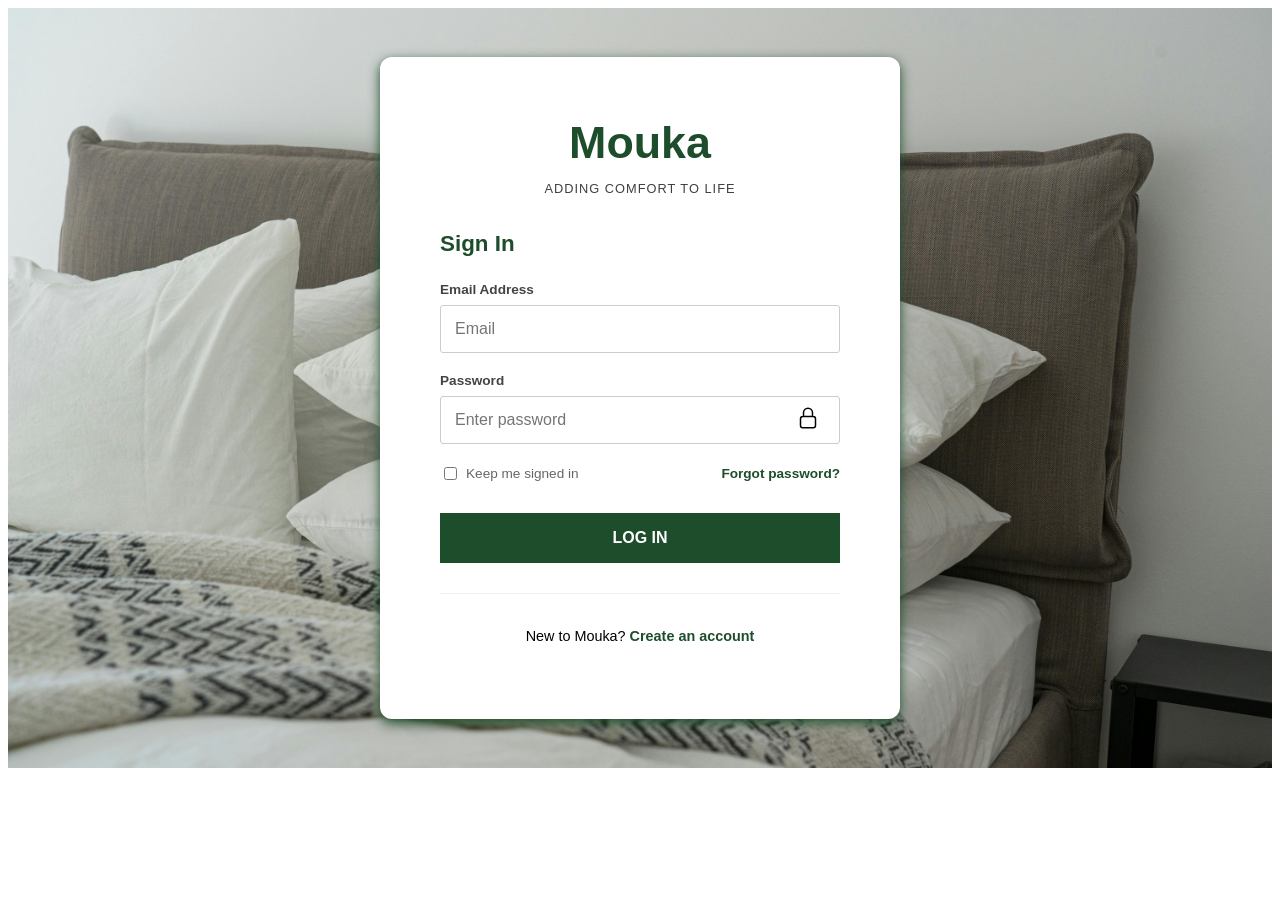
<file: login.html>
<!DOCTYPE html>
<html lang="en">
<head>
    <meta charset="UTF-8">
    <meta name="viewport" content="width=device-width, initial-scale=1.0">
    <title>Document</title>
    <link rel="stylesheet" href="styles/login.css">
    <!-- <link rel="stylesheet" href="styles/common.css"> -->
</head>
<body>

<main>
    <form class="mouka-auth" id="myform">
        <div class="mouka-login-box">
            <div class="mouka-header">
                <h1 class="mouka-logo-text">Mouka</h1>
                <p class="mouka-tag">Adding comfort to life</p>
            </div>

    <form class="mouka-form-content">
        <h2 class="form-heading">Sign In</h2>           
        <div class="field-wrapper">
            <label for="user-email">Email Address</label>
            <input type="email" id="user-email" name="email" placeholder="Email" required>
        </div>

        <div class="field-wrapper">
            <label for="password"><strong>Password</strong></label>
            <div class="pass-container">
                <input type="password" id="password" name="password" placeholder="Enter password" required>
                <div class="showPassword"><svg xmlns="http://www.w3.org/2000/svg" fill="none" viewBox="0 0 24 24" stroke-width="1.5" stroke="currentColor" class="size-6">
                    <path stroke-linecap="round" stroke-linejoin="round" d="M16.5 10.5V6.75a4.5 4.5 0 1 0-9 0v3.75m-.75 11.25h10.5a2.25 2.25 0 0 0 2.25-2.25v-6.75a2.25 2.25 0 0 0-2.25-2.25H6.75a2.25 2.25 0 0 0-2.25 2.25v6.75a2.25 2.25 0 0 0 2.25 2.25Z" />
                    </svg>
                </div>
            </div>
        </div>

        <div class="form-utilities">
            <label class="check-container">
                <input type="checkbox"> 
                    <span class="check-text">Keep me signed in</span>
            </label>
            <a href="#" class="accent-link">Forgot password?</a>
        </div>

        <button type="submit" class="submit-button">LOG IN</button>
    </form>

        <div class="footer-note">
            <p>New to Mouka? <a href="form.html" class="accent-link">Create an account</a></p>          
        </div>
        </div>
        <p id="msg"></p>
</main>

    <script>
        const form = document.querySelector('#myform');
        const message = document.querySelector('.msg');
        const showPassword = document.querySelector('.showPassword');

        // const usernameRegex = /^[A-Za-z0-9_]{3,16}$/;
        const emailRegex = /^[A-Za-z0-9/._-]+@[A-Za-z0-9_-]+\.[A-Za-z]{2,}$/;
        const passwordRegex = /^(?=.*[A-Z])(?=.*[a-z])(?=.*[0-9])(?=.*[@!*?#$%&])[A-Za-z0-9@!*?#$%&]{8,}$/;
        // const phoneRegex = /^(?:\+234|0)[789][01]\d{8}$/;


        function validateEmail(email) {
            return emailRegex.test(email);
        }

        function validatePassword(password) {
            return passwordRegex.test(password);
        }

        showPassword.addEventListener('click', () => {
            const inputPass = document.querySelector('#password');
            const attr = inputPass.getAttribute('type');
            if (attr === 'password') {
                inputPass.setAttribute('type','text');
                showPassword.innerHTML = '<svg xmlns="http://www.w3.org/2000/svg" fill="none" viewBox="0 0 24 24" stroke-width="1.5" stroke="currentColor" class="size-6"><path stroke-linecap="round" stroke-linejoin="round" d="M13.5 10.5V6.75a4.5 4.5 0 1 1 9 0v3.75M3.75 21.75h10.5a2.25 2.25 0 0 0 2.25-2.25v-6.75a2.25 2.25 0 0 0-2.25-2.25H3.75a2.25 2.25 0 0 0-2.25 2.25v6.75a2.25 2.25 0 0 0 2.25 2.25Z" /></svg>';
            } else {
                inputPass.setAttribute('type','password')
                showPassword.innerHTML = '<svg xmlns="http://www.w3.org/2000/svg" fill="none" viewBox="0 0 24 24" stroke-width="1.5" stroke="currentColor" class="size-6"><path stroke-linecap="round" stroke-linejoin="round" d="M16.5 10.5V6.75a4.5 4.5 0 1 0-9 0v3.75m-.75 11.25h10.5a2.25 2.25 0 0 0 2.25-2.25v-6.75a2.25 2.25 0 0 0-2.25-2.25H6.75a2.25 2.25 0 0 0-2.25 2.25v6.75a2.25 2.25 0 0 0 2.25 2.25Z" /></svg>';
            }
            
        });
 
        form.addEventListener('submit', (e) => {
            e.preventDefault();

            // const username = form.elements['username'].value;
            const email = form.elements['email'].value;
            const password = form.elements['password'].value;
            // const phone = form.elements['phone'].value;

            message.style.color = 'red';
   
             if (!validateEmail(email)) {
                message.textContent = 'Email not valid';    
            } else if (!validatePassword(password)) {
                message.textContent = 'Min. password length is 8 characters and must contain at least 1 uppercase, 1 lowercase letter, 1 digit, 1 special character';    
            }     
             else {
                message.textContent = 'User created succesfully! You should get redirected in few seconds.';
                message.style.color = 'green';
            }
        })
</script> 
</body>
</html>
</file>
<file: styles/index.css>
* {
  box-sizing: border-box;
  margin: 0;
  padding: 0;
}
a{
  text-decoration: none;
}
ul {
  list-style: none;
  margin: 0;
  padding: 0;
}

body{
  font-family: Verdana, Geneva, Tahoma, sans-serif;
}

/* Header */
.heading{
  display: flex;
  justify-content: space-between;
  align-items: center;
  padding: 15px 100px;
  position: relative; 
}

.OV{
  height: 50px;
  cursor: pointer;

}

.all-nav{
  display: flex;
  align-items: center;
  justify-content: center;
  gap: 40px;
    
}

.mouka-nav{
  display: flex;
  align-items: center;
  justify-content: center;
  text-align: center;
  gap: 150px;

}
.navlinks{
  display: flex;
  gap: 40px;
}

.hamburger{
  display: none;
  width: 35px;
  height: 35px;
  cursor: pointer;
}
.sidebar-wrapper {
  display: none;
  position: fixed;
  top: 0;
  right: 0;
  height: 100vh;
  width: 300px;
  z-index: 999;
  background-color: rgb(255, 255, 255,0.7);
  backdrop-filter: blur(10px);
  box-shadow: 0px 8px 16px rgba(0,0,0,0.2);
  padding: 20px;
}

.sidebar{
  display: flex;
  flex-direction: column;
  align-items: flex-start;
  justify-content: flex-start;
  gap: 30px;

}

.sidebar li a{
  width: 100%;
}

.sidebar svg .hamburger svg {
  pointer-events: none;
}
.nav-item{
  color: #317833;   
  cursor: pointer;
  display: flex;
  justify-content: center;
  align-items: center;
  gap: 7px;
}

.svg-sidebar{
  color: red;
}

.nav-item a{
  color: #317833;
}

.nav-item li a:hover{
  background-color: #f1f1f1;
}

.svg{
  display: flex;
  /* align-items: center; */
  /* gap: 10px; */
}

.dropdown{
  display: flex;
  color: #317833;
  align-items: center;
  gap: 3px;
  
}
.our-products{
  display: flex;
  gap: 10px;
  align-items: center;
}

.dropdown-menu{
  display: none;
  position: absolute;
  background-color: #ffffff;
  min-width: 160px;
  box-shadow: 0px 8px 16px rgba(0,0,0,0.2);
  z-index: 1;
  list-style: none;
  padding: 10px 0;
  margin-top: 160px;
  border-radius: 10px;
}

.dropdown-menu li a {
  color: #00990a;
  padding: 12px 16px;
  text-decoration: none;
  display: block;
}

.dropdown-menu li a:hover{
  background-color: #f1f1f1;
}

.dropdown:hover .dropdown-menu{
  display: block;
}

.moukalogo{
  position: absolute;
  bottom: 30px;
  right: 30px;
}

.auth{
  cursor: pointer;
  display: flex; 
  align-items: center;
  justify-content: center;
  gap: 40px;
}

.button1{
  border: 1px solid white; 
  border-radius: 5px 5px 5px 5px;
  background: linear-gradient(135deg, #264227 0%, #2cad4f 100%);
  height: 40px;
  width: 100px;
  cursor: pointer;
  color: white;
  display: block;  
}

/* Section - Hero */
.hero {
  padding: 120px 8%;
  background: linear-gradient(to bottom, #264227 0%, #2cad4f 100%, white 100%);
  color: white;
  display: flex;
  align-items: center;
  min-height: 70vh;
  position: relative;
 }

.hero::before {
    content: '';
    position: absolute; inset: 0;
    background: url("data:image/svg+xml,%3Csvg width='60' height='60' viewBox='0 0 60 60' xmlns='http://www.w3.org/2000/svg'%3E%3Cg fill='none' fill-rule='evenodd'%3E%3Cg fill='%23ffffff' fill-opacity='0.04'%3E%3Cpath d='M36 34v-4h-2v4h-4v2h4v4h2v-4h4v-2h-4zm0-30V0h-2v4h-4v2h4v4h2V6h4V4h-4zM6 34v-4H4v4H0v2h4v4h2v-4h4v-2H6zM6 4V0H4v4H0v2h4v4h2V6h4V4H6z'/%3E%3C/g%3E%3C/g%3E%3C/svg%3E");
}

.hero-text { flex: 1; }

.hero-text h1 {
 font-size: 4rem;
 line-height: 1.1;
 margin-bottom: 20px;
 font-family: Verdana, Geneva, Tahoma, sans-serif;
}

.hero-text p {
 font-size: 1.2rem;
 margin-bottom: 30px;
}

.hero h1,
.hero p,
.hero a{
  opacity: 0;
  transform: translateY(50px);
  animation: slideup 1s cubic-bezier(0.12, 0, 0.39, 0) forwards;
}

@keyframes slideup {
  to{
  opacity: 1;
  transform: translateY(30px);
  }
}

.hero h1{
  animation-delay: 0.1s;
}

.hero p{
  animation-delay: 0.6s;
}

.hero a{
  animation-delay: 0.8s;
}


.btn-gold {
  background: linear-gradient(to bottom, rgb(135, 135, 3) 0%, #f8e302 100%);
  color: #1a4731;
  padding: 18px 20px;
  border-radius: 5px;
  text-decoration: none;
  font-weight: 700;
  display: inline-block;
  transition: 0.3s;
  font-family: Arial, Helvetica, sans-serif;
}
.btn-gold:hover {
  transform: scale(1.05); box-shadow: 0 5px 15px rgba(255,204,0,0.4);
 }

.stats-bar {
  display: grid;
  grid-template-columns: repeat(auto-fit, minmax(200px, 1fr));
  gap: 20px;
  padding: 50px 8%;
  background: linear-gradient(to bottom,rgb(176, 219, 145), white);
  text-align: center; 
}

.stat-card h3 {
  color: rgb(43, 43, 43); font-size: 2rem; 
  font-family: 'Times New Roman', Times, serif;
  
}

/* Section - Features */
.features-section {
  display: flex;
  justify-content: space-around;
  align-items: flex-start;
  flex-wrap: wrap; /* Allows cards to stack on mobile */
  padding: 90px 20px;
  background-color: #fff;
  gap: 20px;
  
}

.feature-card {
  flex: 1;
  min-width: 200px; 
  max-width: 280px;
  text-align: center;
  font-family: sans-serif;
}

.icon-circle {
  width: 60px;
  height: 60px;
  background-color: #006837; 
  border-radius: 50%;
  display: flex;
  justify-content: center;
  align-items: center;
  margin: 0 auto 20px;
}

.icon {
  font-size: 24px;
  color: white;
}

.feature-card h3 {
  color: #004b8d; 
  font-size: 1.2rem;
  margin-bottom: 10px;
  font-weight: 700;
}

.feature-card p {
  color: #666;
  font-size: 0.9rem;
  line-height: 1.5;
}

/* section - About Mouka */
.about-mouka {
  background-color: #ffffff;
  padding: 50px 0;
  font-family: 'Arial', sans-serif;
}

.container-about-mouka {
  display: flex;
  max-width: 1300px;
  margin: 0 auto;
  overflow: hidden;
}

.about-image {
  flex: 1;
}

.about-image img {
  width: 100%;
  height: 100%;
  object-fit: cover; 
  display: block;
}

.about-content {
  flex: 1;
  background-color: #1d4d2b;
  color: white;
  padding: 60px;
  display: flex;
  flex-direction: column;
  justify-content: center;
}

.about-content h2 {
  font-size: 2.5rem;
  margin-bottom: 20px;
  text-align: center;
  color: white;
}

.about-content p {
  line-height: 1.6;
  margin-bottom: 15px;
  font-size: 1rem;
  color: #e0e0e0;
}

.container {
  max-width: 1200px;
  margin: 0 auto;
  padding: 0 20px;
  text-align: center;
}

/* Section - Products */
.products {
  padding: 60px 0;
  background: #fafbfc;
  text-align: center;
  margin-top: 60px;
}
  
.products .intro {
  font-size: 1.2em;
  color: #555;
  max-width: 900px;
  margin: 0 auto 40px;
}

.sleep{
  color:  #4b4b4b; 
  padding-bottom: 90px;
  font-size: 30px;
  font-family: 'Segoe UI', Tahoma, Geneva, Verdana, sans-serif;
}

/* Grid & Cards */
.product-grid {
  display: grid;
  grid-template-columns: repeat(auto-fit, minmax(280px, 1fr));
  gap: 30px;
  justify-items: center;
  max-width: 1200px;
  margin: 0 auto;
}

.product-card {
  background: white;
  border-radius: 12px;
  overflow: hidden;
  box-shadow: 0 4px 15px rgba(0,0,0,0.1);
  max-width: 360px;
  width: 100%;
  display: flex;
  flex-direction: column;
  height: 100%;
  transition: all 0.7s ease;
  transform: translateY(0) scale(1);
  opacity: 0;
}

.product-card:hover {
  transform: translateY(-10px);
}

.fade-in.visible {
  animation: fadeInUp 0.7s ease forwards;
}

@keyframes fadeInUp {
  from {
    opacity: 0;
    transform: translateY(20px);
  }
  to {
    opacity: 1;
    transform: translateY(0);
  }
}

.delay-1 {
  animation-delay: 0.1s;
}

.delay-2 {
  animation-delay: 0.2s;
}

.delay-3 {
  animation-delay: 0.3s;
}

.product-card img {
  width: 100%;
  height: 240px;
  object-fit: cover;
  object-position: center;
}

.product-card .content {
  padding: 20px;
  flex-grow: 1;
  display: flex;
  flex-direction: column;
  justify-content: space-between;
}

.product-card h4 {
  color: #1a4731;
  margin: 10px 0;
  font-size: 30px;
}

.product-card ul {
  text-align: left;
  padding-left: 20px;
  color: #555;
  margin: 10px 0;
}

.product-card h3 {
  color: #1a4731;
  margin-bottom: 15px;
  font-size: 0.9rem;
}

.btn {
  display: inline-block;
  margin-top: auto;
  padding: 10px 25px;
  background: #1a4731;
  color: white;
  font-weight: bold;
  border-radius: 30px;
  transition: background 0.3s;
  align-self: center;
}

.btn:hover {
background: #447e56;
}

/* section - Benefits */
.benefits { padding: 80px 24px; background: #1a4731; }
.benefit-container { max-width: 1100px; margin: 0 auto; }
.benefit-container h2 {
    font-family: 'Playfair Display', serif;
    font-size: 2.2rem; color: white;
    text-align: center; margin-bottom: 52px;
}
.benefits-grid {
    display: grid; grid-template-columns: repeat(auto-fit, minmax(220px, 1fr));
    gap: 28px;
}
.benefit-item {
    background: rgba(255,255,255,0.07);
    border: 1px solid rgba(255,255,255,0.12);
    border-radius: 14px; padding: 32px 24px;
    transition: background 0.2s;
}
.benefit-item:hover { background: rgba(255,255,255,0.12); }
.benefit-item h3 {
    font-family: 'Playfair Display', serif;
    font-size: 1.1rem; color: #52b788;
    margin-bottom: 12px;
}
.benefit-item p { font-size: 0.88rem; color: rgba(255,255,255,0.75); line-height: 1.7; }

/* section - Testimonials */
.testimonials { padding: 80px 24px; background: #f9f9f9; }
.testimonials h2 {
    font-family: 'Playfair Display', serif;
    font-size: 2.2rem; color: #1a4731;
    text-align: center; margin-bottom: 52px;
}
.testi-grid {
    max-width: 1200px; margin: 0 auto;
    display: grid; grid-template-columns: repeat(auto-fill, minmax(260px, 1fr));
    gap: 24px;
}
.testi-card {
    background: white;
    border-radius: 14px; padding: 28px;
    border-left: 4px solid #458063;
    box-shadow: 0 4px 16px rgba(0,0,0,0.06);
    position: relative;
}
.testi-card::before {
    content: '\201C';
    font-family: 'Playfair Display', serif;
    font-size: 4rem; color: #daf3dc;
    position: absolute; top: 8px; left: 16px;
    line-height: 1;
}
.testi-card p { font-size: 0.9rem; color: #3a5a45; line-height: 1.75; padding-top: 20px; }
.testi-card strong { color: #1a4731; font-size: 0.85rem; }

/* section - FAQ */
.faq-container {
  max-width: 1300px;
  margin: 20px auto;
  padding: 20px;
  font-family: 'Segoe UI', Roboto, Helvetica, Arial, sans-serif;
  background-color: #ffffff;
}

.faq-title {
  text-align: center;
  font-size: 40px;
  font-weight: 700;
  margin-bottom: 40px;
}

.faq-content{
  text-align: start;
}

.faq-group {
  margin-bottom: 20px;
  line-height: 1.5;
  text-align: start;
  
}

.faq-q {
  margin: 0 0 4px 0;
  font-size: 15px;
}

.faq-a {
  color: #666;
  margin: 0;
  font-size: 15px;
}

/* Footer */
.mouka-footer {
  background-color: black; 
  color: #ffffff;
  padding: 60px 20px 20px;
}

.footer-content {
  max-width: 1200px;
  margin: 50px auto;
  display: grid;
  grid-template-columns: repeat(auto-fit, minmax(200px, 1fr));
  gap: 40px;
}

.footer-brand h2 {
  color: white; 
  margin-bottom: 15px;
  font-size: 1.8rem;
}

.footer-brand p {
  line-height: 1.6;
  font-size: 15px;
  color: #d1d1d1;
}

.footer-links h3 {
  font-size: 1.1rem;
  margin-bottom: 20px;
  display: inline-block;
  padding-bottom: 5px;
  color:  white;
}

.footer-links ul {
  list-style: none;
  padding: 0;
}

.footer-links li {
  margin-bottom: 12px;
}

.footer-links a {
  color: #d1d1d1;
  text-decoration: none;
  transition: color 0.3s ease;
}

 .footer-bottom {
  margin-top: 50px;
  padding-top: 20px;
  border-top: 1px solid #c5c2c2;
  text-align: center;
  font-size: 15px;
  color: #d1d1d1;
  width: 70%;
  margin: auto;  
}

.socials{
  display: flex;
  align-items: center;
  gap: 10px;
}


/*Responsive Style*/
@media (max-width: 768px) {
  /* heading */
  .heading {
    padding-left: 40px;
    padding-right: 40px;
  }
  .all-nav { display: none; }

  
  .hamburger {
    display: block;
    cursor: pointer;
  }

  .hero-text h1 { font-size: 2.7rem; }

  /* main */
  .stat-card{flex-direction: column;}
  .sleep{
    font-size: 17px;
  }

  .product-grid h4{
    font-size: 19px;
  }

  .features-section {
  flex-direction: column;
  align-items: center;
  }

  .faq-title {
    font-size: 35px;
  }

  .container-about-mouka {
  flex-direction: column;
  }

.about-content {
  padding: 30px;
  }
}
</file>
<file: styles/linens.css>
* {
  box-sizing: border-box;
  margin: 0;
  padding: 0;
}
a{
  text-decoration: none;
}
ul {
  list-style: none;
  margin: 0;
  padding: 0;
}
body{
  font-family: Verdana, Geneva, Tahoma, sans-serif;
}

/* Header */
.heading{
  display: flex;
  justify-content: space-between;
  align-items: center;
  padding: 15px 100px;
  position: relative; 
}

.OV{
  height: 50px;
}

.all-nav{
  display: flex;
  align-items: center;
  justify-content: center;
  gap: 40px;
    
}

.mouka-nav{
  display: flex;
  align-items: center;
  justify-content: center;
  text-align: center;
  gap: 150px;

}
.navlinks{
  display: flex;
  gap: 40px;
}

.hamburger{
  display: none;
  width: 35px;
  height: 35px;
  cursor: pointer;
}
.sidebar-wrapper {
  display: none;
  position: fixed;
  top: 0;
  right: 0;
  height: 100vh;
  width: 300px;
  z-index: 999;
  background-color: rgb(255, 255, 255,0.7);
  backdrop-filter: blur(10px);
  box-shadow: 0px 8px 16px rgba(0,0,0,0.2);
  padding: 20px;
}

.sidebar{
  display: flex;
  flex-direction: column;
  align-items: flex-start;
  justify-content: flex-start;
  gap: 30px;

}

.sidebar li a{
  width: 100%;
}

.sidebar svg .hamburger svg {
  pointer-events: none;
}

.nav-item{
  color: #317833;   
  cursor: pointer;
  display: flex;
  justify-content: center;
  align-items: center;
  gap: 7px;
}

.nav-item a{
  color: #317833;
}

.nav-item li a:hover{
  background-color: #f1f1f1;
}

.dropdown{
  display: flex;
  color: #317833;
  align-items: center;
  gap: 3px;
  
}
.our-products{
  display: flex;
  gap: 10px;
  align-items: center;
}

.dropdown-menu{
  display: none;
  position: absolute;
  background-color: #ffffff;
  min-width: 160px;
  box-shadow: 0px 8px 16px rgba(0,0,0,0.2);
  z-index: 1;
  list-style: none;
  padding: 10px 0;
  margin-top: 160px;
  border-radius: 10px;
}

.dropdown-menu li a {
  color: #00990a;
  padding: 12px 16px;
  text-decoration: none;
  display: block;
}

.dropdown-menu li a:hover{
  background-color: #f1f1f1;
}

.dropdown:hover .dropdown-menu{
  display: block;
}

.moukalogo{
  position: absolute;
  bottom: 30px;
  right: 30px;
}

.auth{
  cursor: pointer;
  display: flex; 
  align-items: center;
  justify-content: center;
  gap: 40px;
}

.button1{
  border: 1px solid white; 
  border-radius: 5px 5px 5px 5px;
  background: linear-gradient(135deg, #00990a 0%, #48d56e 100%);
  height: 40px;
  width: 100px;
  cursor: pointer;
  color: white;  
}

body {
  font-family: 'Arial', sans-serif;
  background: #f8f9fa;
  color: #333;
  line-height: 1.6;
  scroll-behavior: smooth; /* Smooth page scrolling */
}

/* Hero Section with Parallax Feel */
.hero {
  height: 100vh;
  min-height: 600px;
  background: url(/assests/photo-1522771739844-6a9f6d5f14af.avif) center/cover no-repeat ;
  display: flex;
  align-items: center;
  justify-content: center;
  text-align: center;
  color: white;
  position: relative;
    }
.hero::before {
  content: '';
  position: absolute;
  top: 0; left: 0; right: 0; bottom: 0;
  background: rgba(0, 100, 0, 0.5);
} 
.hero-content {
  position: relative;
  z-index: 2;
  max-width: 900px;
  padding: 20px;
}
.hero h1 {
  font-size: 4rem;
  margin-bottom: 1rem;
}
.hero p {
  font-size: 1.5rem;
  margin-bottom: 2rem;
    }
.btn {
  background: #1a431a;
  color: white;
  padding: 15px 40px;
  border: none;
  border-radius: 50px;
  font-size: 1.2rem;
  cursor: pointer;
  text-decoration: none;
  /* transition: background 0.3s; */
}
.btn:hover { 
background: #004d00;
}

.carousel-section {
  padding: 80px 20px;
  background: #fff;
  text-align: center;
}
.carousel-section h2 {
  font-size: 2.5rem;
  color: #006400;
  margin-bottom: 40px;
}
.carousel {
  overflow: hidden;
  max-width: 1400px;
  margin: 0 auto;
  position: relative;

}
.carousel-track {
  display: flex;
  animation: scroll 60s linear infinite;  
}

@keyframes scroll {
  from{
  transform: translateX(0);
}
  to{
  transform: translateX(-150%);
}
}
    
.carousel-item {
  min-width: 400px;
  height: 500px;
  margin: 0 20px;
  background: #eee;
  border-radius: 20px;
  overflow: hidden;
  box-shadow: 0 10px 30px rgba(0,0,0,0.1);
}

.carousel-item img {
  width: 100%;
  height: 100%;
  object-fit: cover;
}

.carousel-track:hover { 
  animation-play-state: paused;
}

.products {
  padding: 50px 5px;
  max-width: 1400px;
  margin: 0 auto;
  display: grid;
  grid-template-columns: repeat(auto-fit, minmax(250px, 1fr));
  gap: 30px;
}
.product-card {
  background: white;
  border-radius: 20px;
  overflow: hidden;
  box-shadow: 0 8px 25px rgba(0,0,0,0.08);
  transition: transform 0.3s ease, box-shadow 0.3s ease;
}
.product-card:hover {
  transform: translateX(-10px);
  box-shadow: 0 15px 35px rgba(0,0,0,0.12);
}
.product-card img {
  width: 100%;
  height: 210px;
  object-fit: cover;
}
.product-info {
  padding: 20px;
  text-align: center;
}
.product-info h3 {
  /* color: #006400; */
  font-size: 1.4rem;
  margin-bottom: 10px;
}
.product-info p {
  font-size: 1rem;
  color: #555;
  margin-bottom: 12px;
}
.price {
  display: block;
  font-size: 1.3rem;
  font-weight: bold;
  /* color: #006400; */
  margin-bottom: 15px;
}

.cta {
  
  color: rgb(1, 1, 1);
  text-align: center;
  padding: 80px 20px;
  animation: passer 60s linear infinite; 
}
@keyframes passer {
  from{
  transform: translateX(0);
}
  to{
  transform: translateX(-100%);
}
}
    
.cta h2 { 
  font-size: 2.5rem;
  margin-bottom: 20px; 
}

.mouka-footer {
  background-color: black; 
  color: #ffffff;
  padding: 60px 20px 20px;
}

.footer-content {
  max-width: 1200px;
  margin: 50px auto;
  display: grid;
  grid-template-columns: repeat(auto-fit, minmax(200px, 1fr));
  gap: 40px;
}

.footer-brand h2 {
  color: white; 
  margin-bottom: 15px;
  font-size: 1.8rem;
}

.footer-brand p {
  line-height: 1.6;
  font-size: 15px;
  color: #d1d1d1;
}

.footer-links h3 {
  font-size: 1.1rem;
  margin-bottom: 20px;
  display: inline-block;
  padding-bottom: 5px;
  color:  white;
}

.footer-links ul {
  list-style: none;
  padding: 0;
}

.footer-links li {
  margin-bottom: 12px;
}

.footer-links a {
  color: #d1d1d1;
  text-decoration: none;
  transition: color 0.3s ease;
}

 .footer-bottom {
  margin-top: 50px;
  padding-top: 20px;
  border-top: 1px solid #c5c2c2;
  text-align: center;
  font-size: 15px;
  color: #d1d1d1;
  width: 70%;
  margin: auto;  
}



.socials{
  display: flex;
  align-items: center;
  gap: 10px;
}

/*Responsive Style*/
@media (max-width: 768px) {
  /* heading */
  .heading {
    padding-left: 40px;
    padding-right: 40px;
  }
  .all-nav { display: none; }
  
  .hamburger {
    display: block;
    cursor: pointer;
  }
  
  .hero h1 {
    font-size: 2.5rem;
  }

  .hero-content h1 {
    font-size: 2.0rem; 
  }

  .carousel-section h2 {
    font-size: 1.8rem;
  }

  .hero p {
    font-size: 1.2rem;
  }

  .btn {
    padding: 12px 30px;
    font-size: 1rem;
  }

  .cta h2 {
    font-size: 1.8rem;
  }
}
</file>
<file: styles/login.css>
.mouka-auth {
  display: flex;
  justify-content: center;
  align-items: center;
  min-height: 80vh; /* Takes up most of the page height */
  background-image: url(/assests/pexels-castorlystock-3682240.jpg);
  background-repeat: no-repeat;
  background-size: 100%;
  padding: 20px;
  font-family: Verdana, Geneva, Tahoma, sans-serif;
  top: 50%;
  left: 50%;
}

.mouka-login-box {
  background: #ffffff;
  width: 100%;
  max-width: 400px;
  padding: 60px;
  border-radius: 12px; /* Sharper edges for a premium look */
  box-shadow: 0 4px 12px #1d4d2b;
  /* border-top: 6px solid red; */
}

.mouka-header {
  text-align: center;
  margin-bottom: 35px;
}

.mouka-logo-text {
  color: #1d4d2b;
  font-size: 2.8rem;
  font-weight: 900;
  margin: 0;
}

.mouka-tag {
  color: #414040;
  font-size: 0.8rem;
  text-transform: uppercase;
  letter-spacing: 1px;
}

.form-heading {
  font-size: 1.4rem;
  color:#1d4d2b;
  margin-bottom: 25px;
  font-weight: 600;
}

.field-wrapper {
  margin-bottom: 20px;
}

.field-wrapper label {
  display: block;
  font-size: 0.85rem;
  font-weight: 700;
  margin-bottom: 8px;
  color: #444;
}

.field-wrapper input {
  width: 100%;
  padding: 14px;
  border: 1px solid #ccc;
  border-radius: 3px;
  font-size: 1rem;
  transition: border-color 0.2s;
  box-sizing: border-box; /* Ensures padding doesn't break width */
}

.field-wrapper input:focus {
  outline: none;
  border-color: var(--mouka-green);
}

.form-utilities {
  display: flex;
  justify-content: space-between;
  align-items: center;
  margin-bottom: 30px;
  font-size: 0.85rem;
}

.check-container {
  display: flex;
  align-items: center;
  cursor: pointer;
}

.check-text {
  margin-left: 6px;
  color: #666;
}

.submit-button {
  width: 100%;
  padding: 16px;
  background-color: #1d4d2b;
  color: white;
  border: none;
  font-size: 1rem;
  font-weight: 700;
  cursor: pointer;
  transition: opacity 0.3s;
}

.submit-button:hover {
  opacity: 0.9;
}

.accent-link {
  color: #1d4d2b;
  text-decoration: none;
  font-weight: 600;
}

.accent-link:hover {
  text-decoration: underline;
}

.footer-note {
  text-align: center;
  margin-top: 30px;
  padding-top: 20px;
  border-top: 1px solid #eee;
  font-size: 0.9rem;
  /* color: #777; */
}

.mouka-footer {
  background-color: #1d4d2b; 
  color: #ffffff;
  padding: 60px 20px 20px;
}

.size-6 {
  width: 24px;
  height: 24px;
}

.pass-container {
  position: relative;
  width: 100%;
  margin-top: 5px;
  border: none;
  background-color: white;
  margin-bottom: 1.2rem;
}

.pass-container input {
  background-color: inherit;
  width: 100%;
  margin-top: 0;
}

.pass-container .showPassword {
  position: absolute;
right: 20px;
  top: 50%;
  transform: translateY(-50%);
}
</file>
